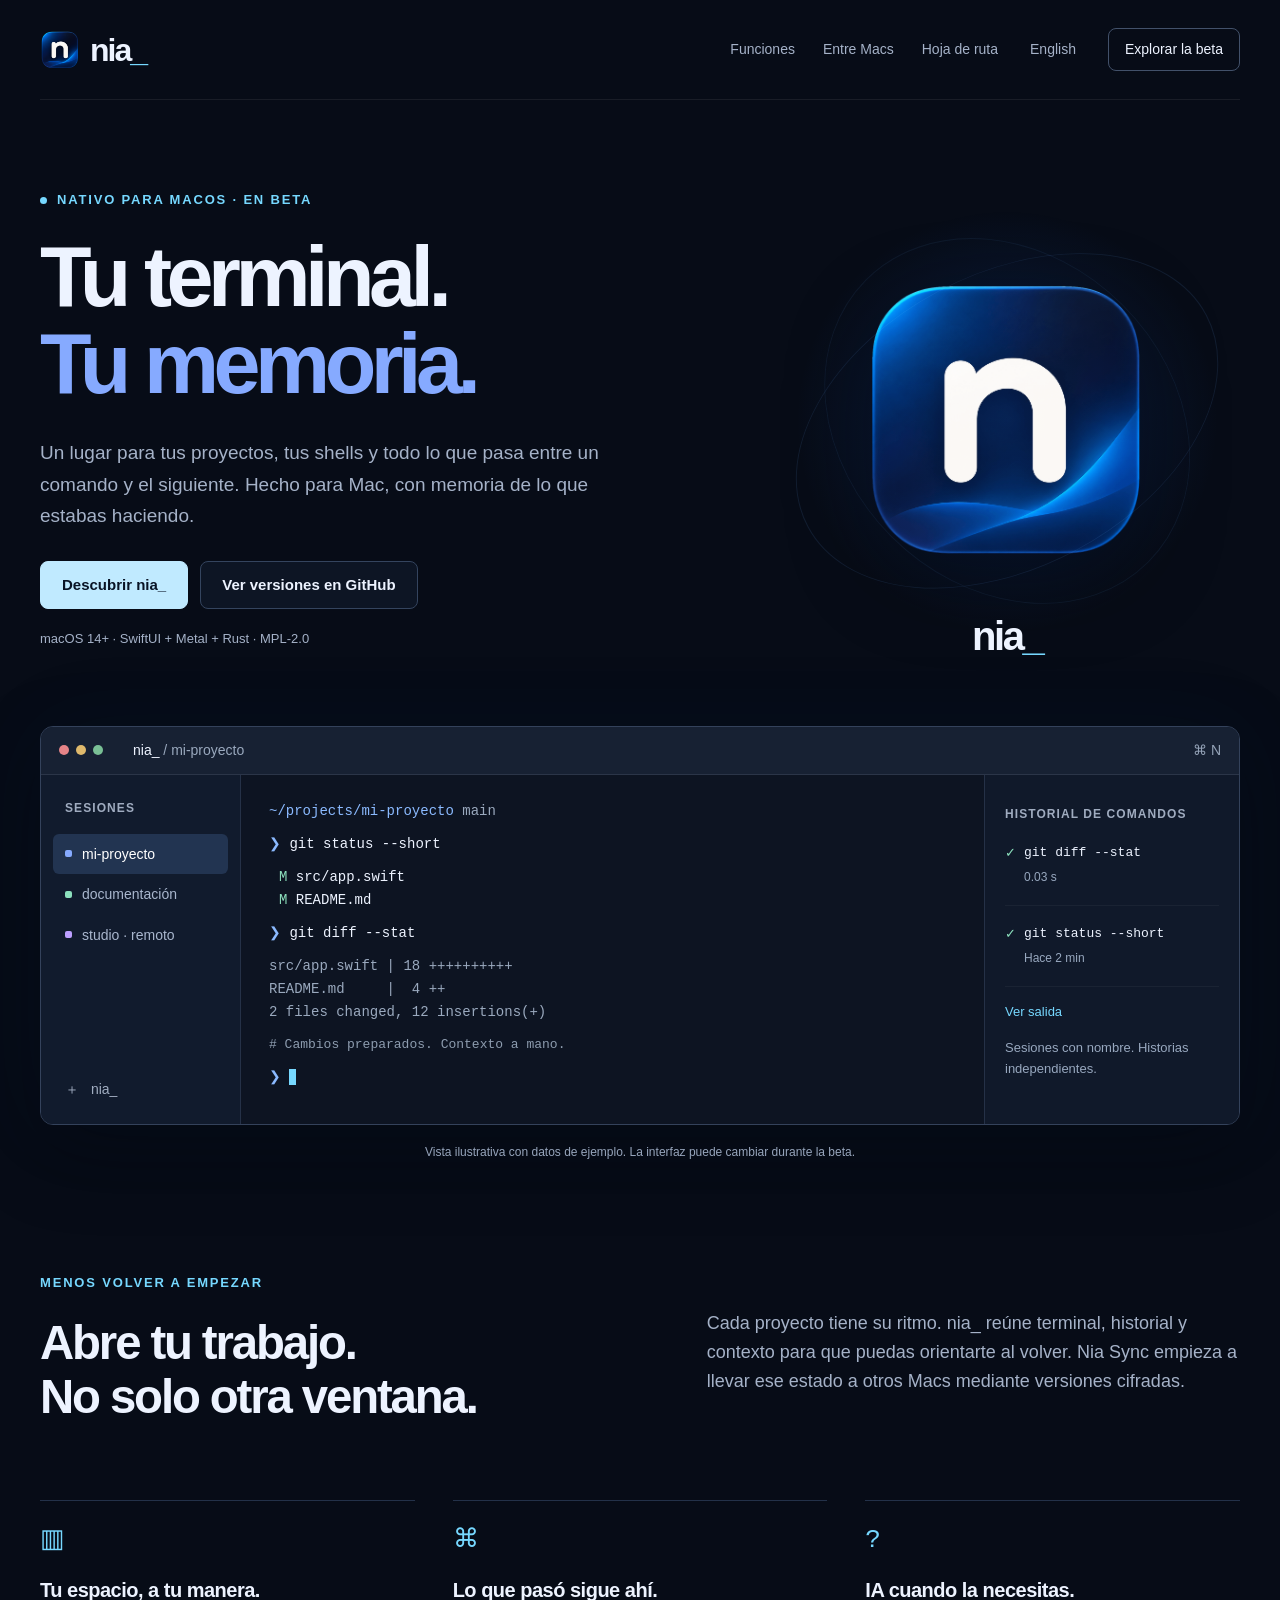
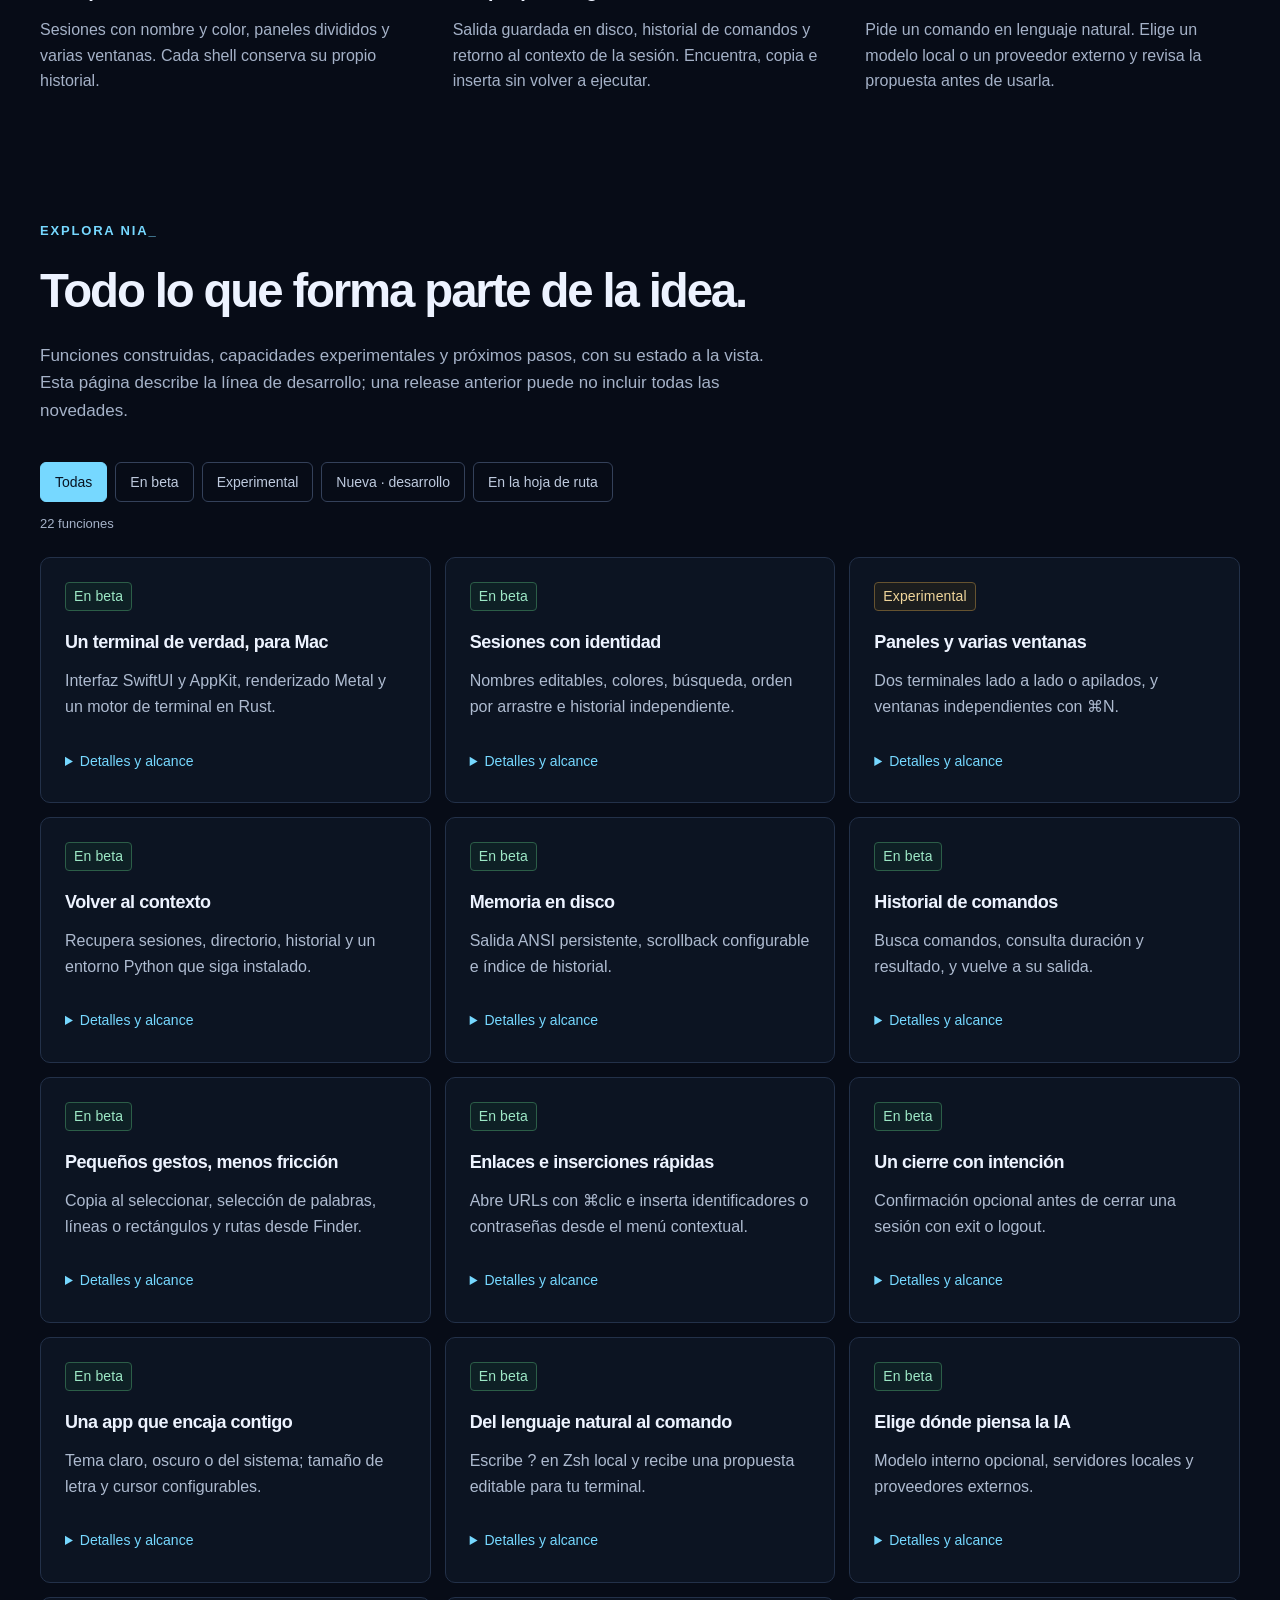
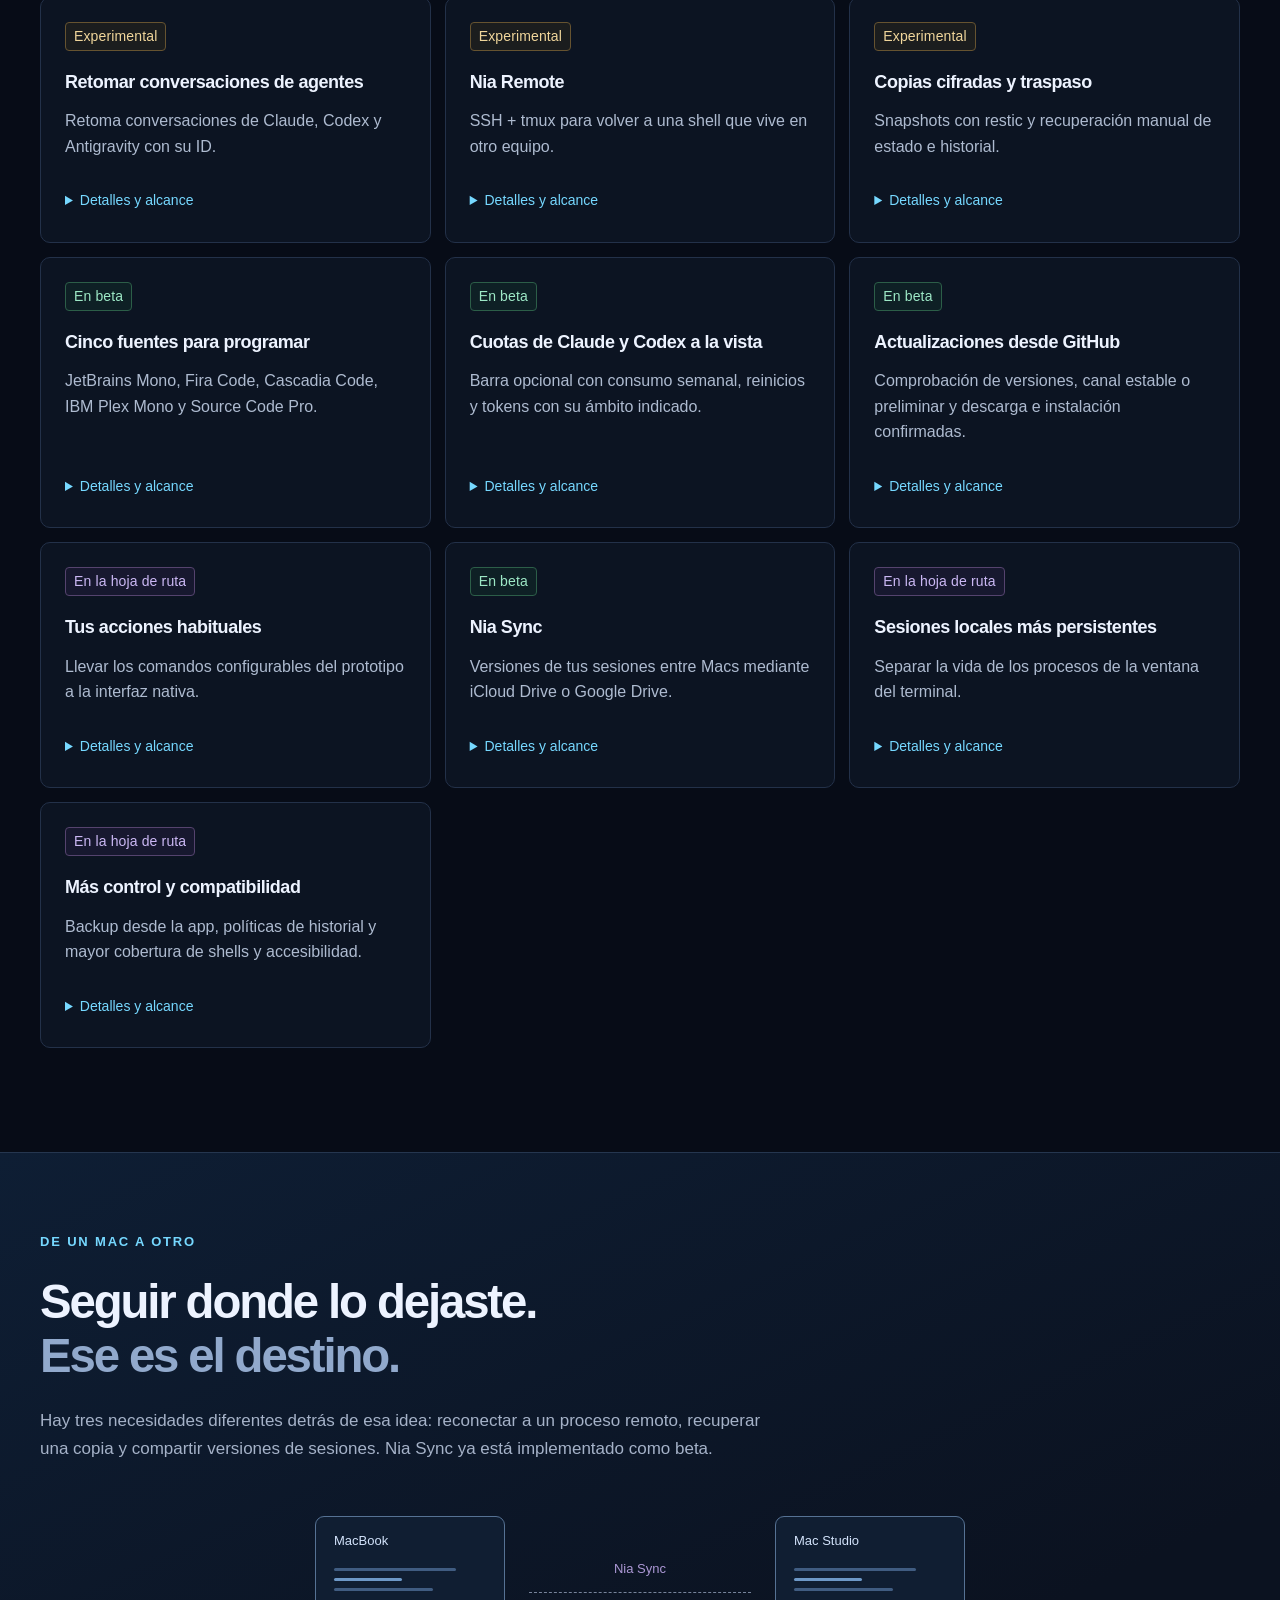
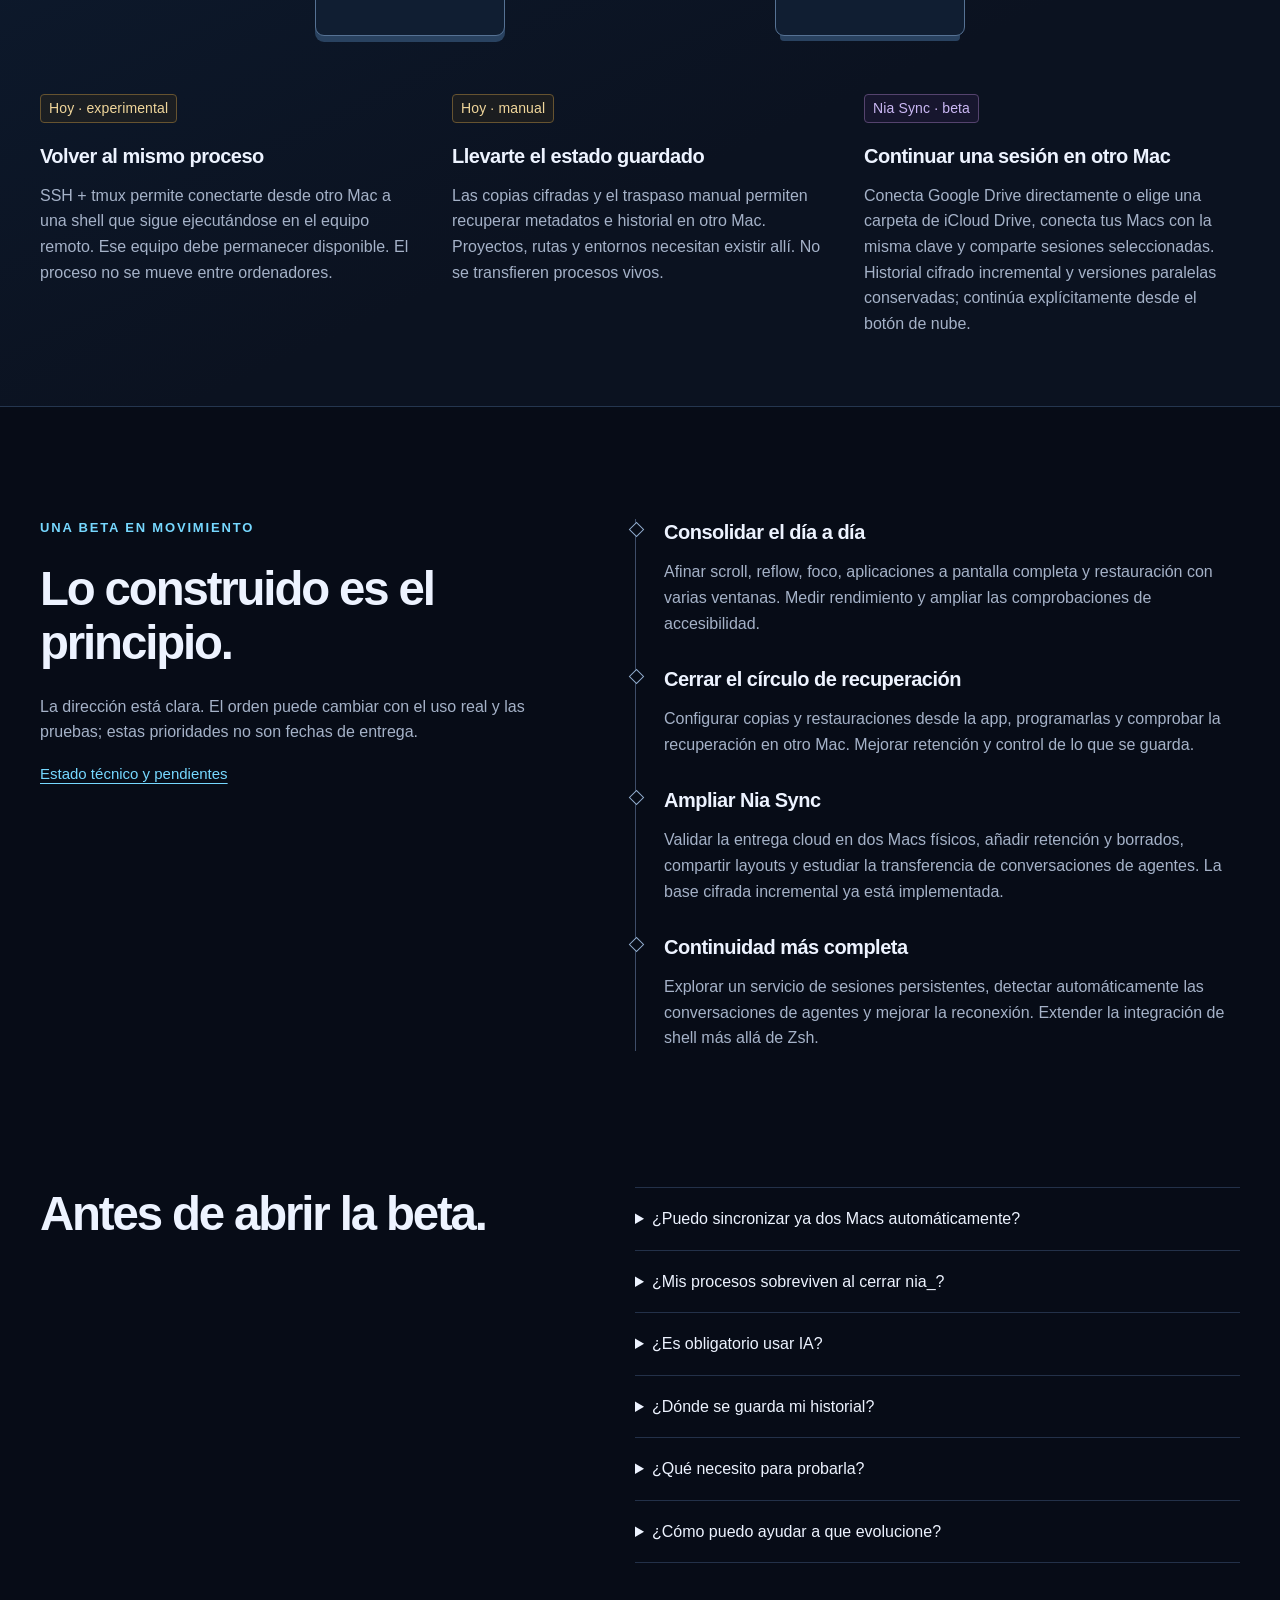
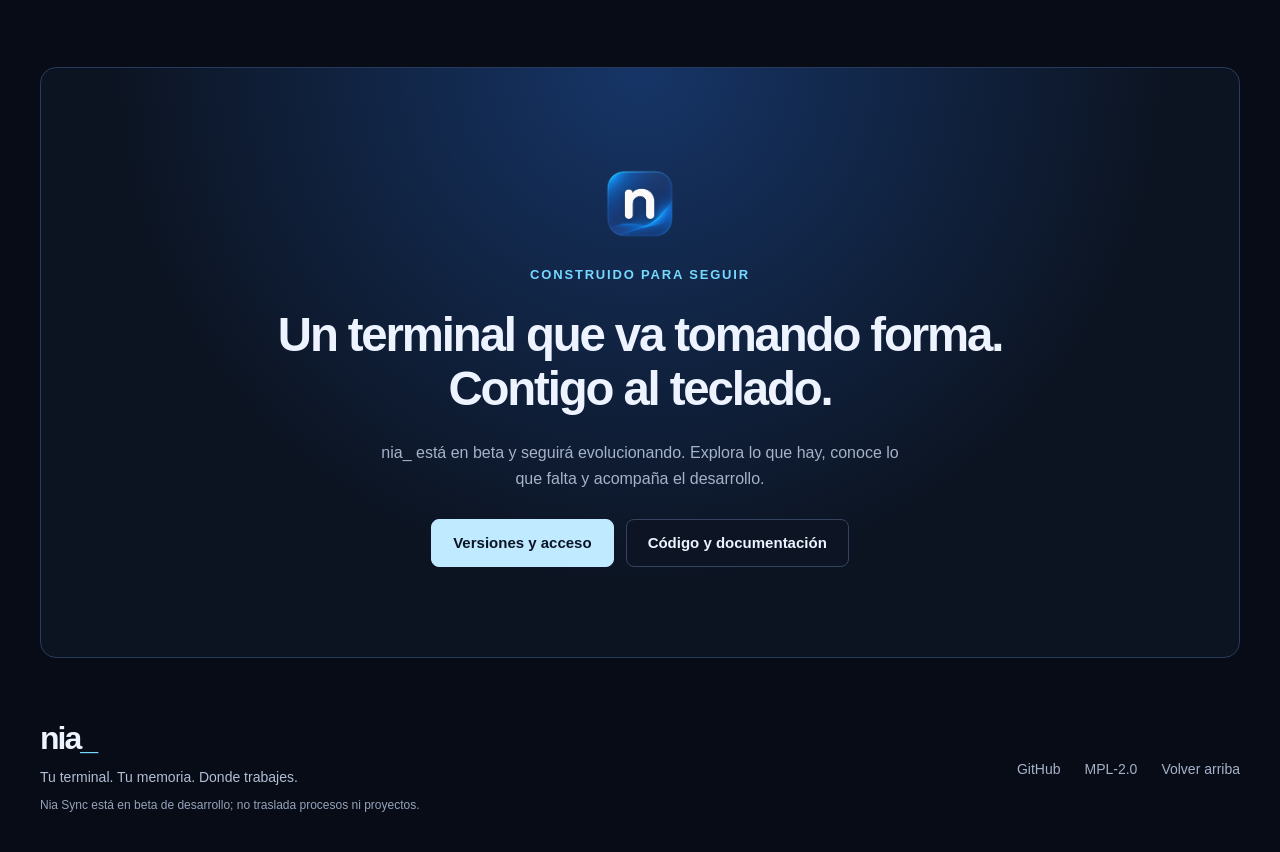
<file: docs/index.html>
<!doctype html>
<!-- SPDX-License-Identifier: MPL-2.0 -->
<html lang="es">
<head>
    <meta charset="utf-8">
    <meta name="viewport" content="width=device-width, initial-scale=1">
    <meta name="theme-color" content="#070c17">
    <title>nia_ — Tu terminal. Tu memoria.</title>
    <meta name="description" content="Un terminal nativo para macOS con sesiones persistentes, historial, IA opcional y una visión de continuidad entre Macs. Descubre la beta de nia_ y su hoja de ruta.">
    <meta property="og:type" content="website">
    <meta property="og:title" content="nia_ — Tu terminal. Tu memoria.">
    <meta property="og:description" content="Un terminal nativo para macOS con sesiones persistentes, historial, IA opcional y una visión de continuidad entre Macs. Descubre la beta de nia_ y su hoja de ruta.">
    <meta property="og:image" content="https://vicktor.github.io/nia_/assets/nia-icon.png">
    <meta property="og:locale" content="es_ES">
    <link rel="canonical" href="https://vicktor.github.io/nia_/">
    <link rel="alternate" hreflang="es" href="https://vicktor.github.io/nia_/">
    <link rel="alternate" hreflang="en" href="https://vicktor.github.io/nia_/en/">
    <link rel="alternate" hreflang="x-default" href="https://vicktor.github.io/nia_/">
    <link rel="icon" href="assets/nia-icon.png" type="image/png">
    <link rel="apple-touch-icon" href="assets/nia-icon.png">
    <link rel="stylesheet" href="assets/style.css">
    <script src="assets/site.js" defer></script>
</head>
<body id="top">
    <a class="skip" href="#main">Saltar al contenido</a>
    <header class="header wrap">
        <a class="brand" href="#top" aria-label="nia_"><img src="assets/nia-icon.png" width="40" height="40" alt=""><span>nia<span class="underscore">_</span></span></a>
        <nav aria-label="Funciones"><a href="#features">Funciones</a><a href="#continuity">Entre Macs</a><a href="#roadmap">Hoja de ruta</a></nav>
        <a class="language" href="en/" lang="en" hreflang="en">English</a>
        <a class="nav-cta" href="#beta">Explorar la beta</a>
    </header>
    <main id="main">
        <section class="hero wrap" aria-labelledby="hero-title">
            <div class="hero-copy">
                <p class="eyebrow"><span class="beta-dot" aria-hidden="true"></span>NATIVO PARA MACOS · EN BETA</p>
                <h1 id="hero-title">Tu terminal.<br><span>Tu memoria.</span></h1>
                <p class="hero-body">Un lugar para tus proyectos, tus shells y todo lo que pasa entre un comando y el siguiente. Hecho para Mac, con memoria de lo que estabas haciendo.</p>
                <div class="actions"><a class="button primary" href="#features">Descubrir nia_</a><a class="button secondary" href="https://github.com/vicktor/nia_/releases">Ver versiones en GitHub</a></div>
                <p class="meta">macOS 14+ · SwiftUI + Metal + Rust · MPL-2.0</p>
            </div>
            <div class="hero-mark" aria-hidden="true"><div class="orbit orbit-one"></div><div class="orbit orbit-two"></div><img src="assets/nia-icon.png" alt="" width="300" height="300"><span class="mark-caption">nia<span>_</span></span></div>
        </section>

        <figure class="product wrap" aria-label="Una vista de tu próximo espacio de trabajo">
            <div class="product-frame">
                <div class="window-chrome"><span class="traffic" aria-hidden="true"><i></i><i></i><i></i></span><span>nia_ <span class="dim">/ mi-proyecto</span></span><span class="chrome-right">⌘ N</span></div>
                <div class="product-content">
                    <div class="demo-sidebar"><span class="small-label">SESIONES</span><div class="demo-session active"><i class="session-blue"></i>mi-proyecto</div><div class="demo-session"><i class="session-green"></i>documentación</div><div class="demo-session"><i class="session-purple"></i>studio · remoto</div><div class="sidebar-bottom">＋ <span>nia_</span></div></div>
                    <div class="demo-terminal"><p><span class="prompt">~/projects/mi-proyecto</span> <span class="dim">main</span></p><p><span class="prompt">❯</span> git status --short</p><p class="terminal-result"> <span class="green">M</span> src/app.swift<br> <span class="green">M</span> README.md</p><p><span class="prompt">❯</span> git diff --stat</p><p class="dim"> src/app.swift | 18 ++++++++++<br> README.md&nbsp;&nbsp;&nbsp;&nbsp; | &nbsp;4 ++<br> 2 files changed, 12 insertions(+)</p><p class="terminal-note"># Cambios preparados. Contexto a mano.</p><p><span class="prompt">❯</span> <span class="cursor" aria-hidden="true"></span></p></div>
                    <aside class="demo-timeline"><span class="small-label">HISTORIAL DE COMANDOS</span><div class="timeline-command"><span class="green">✓</span><code>git diff --stat</code><small>0.03 s</small></div><div class="timeline-command"><span class="green">✓</span><code>git status --short</code><small>Hace 2 min</small></div><div class="demo-output">Ver salida</div><p>Sesiones con nombre. Historias independientes.</p></aside>
                </div>
            </div>
            <figcaption>Vista ilustrativa con datos de ejemplo. La interfaz puede cambiar durante la beta.</figcaption>
        </figure>

        <section class="intro wrap section" aria-labelledby="intro-title"><div><p class="eyebrow">MENOS VOLVER A EMPEZAR</p><h2 id="intro-title">Abre tu trabajo.<br>No solo otra ventana.</h2></div><p class="intro-text">Cada proyecto tiene su ritmo. nia_ reúne terminal, historial y contexto para que puedas orientarte al volver. Nia Sync empieza a llevar ese estado a otros Macs mediante versiones cifradas.</p></section>
        <section class="pillars wrap" aria-label="Funciones">
            <article><div class="line-icon" aria-hidden="true">▥</div><h3>Tu espacio, a tu manera.</h3><p>Sesiones con nombre y color, paneles divididos y varias ventanas. Cada shell conserva su propio historial.</p></article>
            <article><div class="line-icon" aria-hidden="true">⌘</div><h3>Lo que pasó sigue ahí.</h3><p>Salida guardada en disco, historial de comandos y retorno al contexto de la sesión. Encuentra, copia e inserta sin volver a ejecutar.</p></article>
            <article><div class="line-icon" aria-hidden="true">?</div><h3>IA cuando la necesitas.</h3><p>Pide un comando en lenguaje natural. Elige un modelo local o un proveedor externo y revisa la propuesta antes de usarla.</p></article>
        </section>

        <section class="catalog wrap section" id="features" aria-labelledby="features-title"><p class="eyebrow">EXPLORA NIA_</p><h2 id="features-title">Todo lo que forma parte de la idea.</h2><p class="section-lead">Funciones construidas, capacidades experimentales y próximos pasos, con su estado a la vista. Esta página describe la línea de desarrollo; una release anterior puede no incluir todas las novedades.</p>
            <div class="filters" role="group" aria-label="Funciones" hidden><button type="button" data-filter="all" aria-pressed="true">Todas</button><button type="button" data-filter="beta" aria-pressed="false">En beta</button><button type="button" data-filter="experimental" aria-pressed="false">Experimental</button><button type="button" data-filter="development" aria-pressed="false">Nueva · desarrollo</button><button type="button" data-filter="planned" aria-pressed="false">En la hoja de ruta</button></div>
            <p class="feature-count" aria-live="polite" data-suffix="funciones" hidden></p>
            <div class="feature-grid"><article class="feature" id="feature-native" data-status="beta"><p class="badge beta">En beta</p><h3>Un terminal de verdad, para Mac</h3><p>Interfaz SwiftUI y AppKit, renderizado Metal y un motor de terminal en Rust.</p><details><summary>Detalles y alcance</summary><p>macOS 14+. Colores ANSI, capacidades de 256 colores y truecolor, Unicode y rejilla adaptable. Algunas TUIs, emoji y casos de reflow siguen pendientes de validación completa.</p></details></article>
<article class="feature" id="feature-sessions" data-status="beta"><p class="badge beta">En beta</p><h3>Sesiones con identidad</h3><p>Nombres editables, colores, búsqueda, orden por arrastre e historial independiente.</p><details><summary>Detalles y alcance</summary><p>Identificadores estables, sesiones guardadas y atajos ⌘1–⌘9. Renombrar no cambia el historial ni la identidad de la sesión.</p></details></article>
<article class="feature" id="feature-windows" data-status="experimental"><p class="badge experimental">Experimental</p><h3>Paneles y varias ventanas</h3><p>Dos terminales lado a lado o apilados, y ventanas independientes con ⌘N.</p><details><summary>Detalles y alcance</summary><p>Cada ventana recuerda su distribución. Dentro de un proceso, una sesión se edita en una sola ventana para evitar redimensionados incompatibles. La coordinación entre procesos independientes y la restauración de todas las ventanas siguen incompletas.</p></details></article>
<article class="feature" id="feature-restore" data-status="beta"><p class="badge beta">En beta</p><h3>Volver al contexto</h3><p>Recupera sesiones, directorio, historial y un entorno Python que siga instalado.</p><details><summary>Detalles y alcance</summary><p>La captura de directorio y venv se apoya en Zsh. Se recrea la shell; no se recuperan procesos locales terminados ni se instalan entornos que falten.</p></details></article>
<article class="feature" id="feature-history" data-status="beta"><p class="badge beta">En beta</p><h3>Memoria en disco</h3><p>Salida ANSI persistente, scrollback configurable e índice de historial.</p><details><summary>Detalles y alcance</summary><p>El scroll conserva colores y filas hasta el límite de 1.000–100.000 líneas configurado. La salida completa permanece en disco; el índice textual no reconstruye una TUI píxel a píxel. Los registros grandes pueden ralentizar la apertura.</p></details></article>
<article class="feature" id="feature-timeline" data-status="beta"><p class="badge beta">En beta</p><h3>Historial de comandos</h3><p>Busca comandos, consulta duración y resultado, y vuelve a su salida.</p><details><summary>Detalles y alcance</summary><p>En Zsh local: directorio, fecha, estado de salida y contador de repeticiones. Consulta los 200 comandos más recientes; copiar o insertar no ejecuta el comando. Los comandos antiguos sin marca no admiten salto a su salida.</p></details></article>
<article class="feature" id="feature-input" data-status="beta"><p class="badge beta">En beta</p><h3>Pequeños gestos, menos fricción</h3><p>Copia al seleccionar, selección de palabras, líneas o rectángulos y rutas desde Finder.</p><details><summary>Detalles y alcance</summary><p>⌘C/⌘V, arrastrar archivos con rutas escapadas y doble Escape para limpiar la línea con bindings tipo Emacs. El aviso nativo de copia forma parte de la nueva línea de desarrollo.</p></details></article>
<article class="feature" id="feature-links" data-status="beta"><p class="badge beta">En beta</p><h3>Enlaces e inserciones rápidas</h3><p>Abre URLs con ⌘clic e inserta identificadores o contraseñas desde el menú contextual.</p><details><summary>Detalles y alcance</summary><p>Enlaces HTTP/HTTPS, copiar enlace y generadores de UUID, contraseña e identificadores heredados. Insertar texto no envía Intro. Algunos enlaces partidos entre líneas aún no se reconocen.</p></details></article>
<article class="feature" id="feature-exit" data-status="beta"><p class="badge beta">En beta</p><h3>Un cierre con intención</h3><p>Confirmación opcional antes de cerrar una sesión con exit o logout.</p><details><summary>Detalles y alcance</summary><p>Intercepta esas órdenes exactas en el prompt Zsh local. Cancelar mantiene la shell abierta y confirmar conserva su historial. No cubre otras shells, SSH o salidas internas de programas.</p></details></article>
<article class="feature" id="feature-appearance" data-status="beta"><p class="badge beta">En beta</p><h3>Una app que encaja contigo</h3><p>Tema claro, oscuro o del sistema; tamaño de letra y cursor configurables.</p><details><summary>Detalles y alcance</summary><p>Interfaz y preferencias en español e inglés. Opacidad del terminal disponible de forma experimental. Los cambios de apariencia no alteran tus sesiones.</p></details></article>
<article class="feature" id="feature-ai" data-status="beta"><p class="badge beta">En beta</p><h3>Del lenguaje natural al comando</h3><p>Escribe ? en Zsh local y recibe una propuesta editable para tu terminal.</p><details><summary>Detalles y alcance</summary><p>Puedes insertar tras revisar. La ejecución automática es opcional y está limitada por un validador de patrones; no es un sandbox. La integración de ? no está disponible en Bash, Fish o SSH remoto.</p></details></article>
<article class="feature" id="feature-models" data-status="beta"><p class="badge beta">En beta</p><h3>Elige dónde piensa la IA</h3><p>Modelo interno opcional, servidores locales y proveedores externos.</p><details><summary>Detalles y alcance</summary><p>GGUF con llama.cpp bajo demanda; endpoints compatibles como Ollama, vLLM o LM Studio; OpenAI, Anthropic, Gemini y OpenRouter. Claves de proveedores en el llavero. El modelo interno requiere una descarga adicional.</p></details></article>
<article class="feature" id="feature-agents" data-status="experimental"><p class="badge experimental">Experimental</p><h3>Retomar conversaciones de agentes</h3><p>Retoma conversaciones de Claude, Codex y Antigravity con su ID.</p><details><summary>Detalles y alcance</summary><p>Antigravity se restaura con agy --conversation=ID; se mantiene la compatibilidad con Gemini CLI. Necesita el ID en el comando original, la CLI y los datos de conversación en el Mac. Descubrir automáticamente el ID de una conversación iniciada sin resume sigue pendiente.</p></details></article>
<article class="feature" id="feature-remote" data-status="experimental"><p class="badge experimental">Experimental</p><h3>Nia Remote</h3><p>SSH + tmux para volver a una shell que vive en otro equipo.</p><details><summary>Detalles y alcance</summary><p>Utiliza tu configuración SSH y verifica la identidad del host. La sesión tmux se conserva en el servidor mientras siga activo. Incluye reconexión manual; no sincroniza el workspace.</p></details></article>
<article class="feature" id="feature-backup" data-status="experimental"><p class="badge experimental">Experimental</p><h3>Copias cifradas y traspaso</h3><p>Snapshots con restic y recuperación manual de estado e historial.</p><details><summary>Detalles y alcance</summary><p>Herramientas nia-backup y nia-handoff para repositorios locales, SFTP o S3. La configuración y ejecución desde la interfaz nativa, la programación y el flujo de restauración guiado están pendientes.</p></details></article>
<article class="feature" id="feature-fonts" data-status="beta"><p class="badge beta">En beta</p><h3>Cinco fuentes para programar</h3><p>JetBrains Mono, Fira Code, Cascadia Code, IBM Plex Mono y Source Code Pro.</p><details><summary>Detalles y alcance</summary><p>Descargas opcionales con licencia, verificadas y registradas solo para nia_. Selección sin reiniciar. El renderer por celdas no activa ligaduras entre caracteres. Implementado en la beta.</p></details></article>
<article class="feature" id="feature-usage" data-status="beta"><p class="badge beta">En beta</p><h3>Cuotas de Claude y Codex a la vista</h3><p>Barra opcional con consumo semanal, reinicios y tokens con su ámbito indicado.</p><details><summary>Detalles y alcance</summary><p>Claude y Codex consultan sus CLI locales cada cinco minutos, sin enviar mensajes al modelo. Claude separa la cuota general de los límites por modelo; su adaptador de tokens de sesión es opcional. Requiere CLI reciente y sesión iniciada. Una cuota ausente no se muestra como cero.</p></details></article>
<article class="feature" id="feature-updates" data-status="beta"><p class="badge beta">En beta</p><h3>Actualizaciones desde GitHub</h3><p>Comprobación de versiones, canal estable o preliminar y descarga e instalación confirmadas.</p><details><summary>Detalles y alcance</summary><p>Comprueba integridad y compatibilidad antes de sustituir la app. Usa la sesión de gh si el repositorio necesita acceso privado. La distribución sigue en beta, sin notarización Apple.</p></details></article>
<article class="feature" id="feature-actions" data-status="planned"><p class="badge planned">En la hoja de ruta</p><h3>Tus acciones habituales</h3><p>Llevar los comandos configurables del prototipo a la interfaz nativa.</p><details><summary>Detalles y alcance</summary><p>Existe un formato actions.toml y código histórico. Falta conectarlo a SwiftUI con selección de sesión y confirmación. No está disponible actualmente como una función de la app nativa.</p></details></article>
<article class="feature" id="feature-sync" data-status="beta"><p class="badge beta">En beta</p><h3>Nia Sync</h3><p>Versiones de tus sesiones entre Macs mediante iCloud Drive o Google Drive.</p><details><summary>Detalles y alcance</summary><p>Beta: Google Drive directo con autorización en el navegador o carpeta iCloud, claves en Keychain, selección explícita, bloques cifrados incrementales, versiones concurrentes y botón para continuar. No sobrescribe sesiones abiertas. Procesos, proyectos, conversaciones internas de agentes, layouts y borrados quedan fuera. Pendiente prueba física en dos Macs.</p></details></article>
<article class="feature" id="feature-persistent" data-status="planned"><p class="badge planned">En la hoja de ruta</p><h3>Sesiones locales más persistentes</h3><p>Separar la vida de los procesos de la ventana del terminal.</p><details><summary>Detalles y alcance</summary><p>Requiere un servicio residente de PTY y un protocolo de reconexión. No está implementado. No promete migrar la memoria de un proceso ni recuperarlo después de reiniciar el equipo.</p></details></article>
<article class="feature" id="feature-polish" data-status="planned"><p class="badge planned">En la hoja de ruta</p><h3>Más control y compatibilidad</h3><p>Backup desde la app, políticas de historial y mayor cobertura de shells y accesibilidad.</p><details><summary>Detalles y alcance</summary><p>También quedan la detección automática de agentes, pruebas de recuperación entre Macs, coordinación entre procesos, notarización y validación más amplia del terminal. Sin fechas comprometidas.</p></details></article></div>
        </section>

        <section class="continuity section" id="continuity" aria-labelledby="continuity-title"><div class="wrap">
            <p class="eyebrow">DE UN MAC A OTRO</p><h2 id="continuity-title">Seguir donde lo dejaste.<br><span>Ese es el destino.</span></h2><p class="section-lead">Hay tres necesidades diferentes detrás de esa idea: reconectar a un proceso remoto, recuperar una copia y compartir versiones de sesiones. Nia Sync ya está implementado como beta.</p>
            <div class="connection" aria-hidden="true"><div class="computer"><span>MacBook</span><div class="screen-lines"><i></i><i></i><i></i></div></div><div class="connection-line"><span>Nia Sync</span><i></i></div><div class="computer desktop"><span>Mac Studio</span><div class="screen-lines"><i></i><i></i><i></i></div></div></div>
            <div class="continuity-grid"><article><p class="badge experimental">Hoy · experimental</p><h3>Volver al mismo proceso</h3><p>SSH + tmux permite conectarte desde otro Mac a una shell que sigue ejecutándose en el equipo remoto. Ese equipo debe permanecer disponible. El proceso no se mueve entre ordenadores.</p></article><article><p class="badge experimental">Hoy · manual</p><h3>Llevarte el estado guardado</h3><p>Las copias cifradas y el traspaso manual permiten recuperar metadatos e historial en otro Mac. Proyectos, rutas y entornos necesitan existir allí. No se transfieren procesos vivos.</p></article><article><p class="badge planned">Nia Sync · beta</p><h3>Continuar una sesión en otro Mac</h3><p>Conecta Google Drive directamente o elige una carpeta de iCloud Drive, conecta tus Macs con la misma clave y comparte sesiones seleccionadas. Historial cifrado incremental y versiones paralelas conservadas; continúa explícitamente desde el botón de nube.</p></article></div>
        </div></section>

        <section class="roadmap wrap section" id="roadmap" aria-labelledby="roadmap-title"><div class="roadmap-intro"><p class="eyebrow">UNA BETA EN MOVIMIENTO</p><h2 id="roadmap-title">Lo construido es el principio.</h2><p>La dirección está clara. El orden puede cambiar con el uso real y las pruebas; estas prioridades no son fechas de entrega.</p><a class="text-link" href="https://github.com/vicktor/nia_/blob/main/STATUS.md">Estado técnico y pendientes</a></div><div class="roadmap-list"><article><h3>Consolidar el día a día</h3><p>Afinar scroll, reflow, foco, aplicaciones a pantalla completa y restauración con varias ventanas. Medir rendimiento y ampliar las comprobaciones de accesibilidad.</p></article><article><h3>Cerrar el círculo de recuperación</h3><p>Configurar copias y restauraciones desde la app, programarlas y comprobar la recuperación en otro Mac. Mejorar retención y control de lo que se guarda.</p></article><article><h3>Ampliar Nia Sync</h3><p>Validar la entrega cloud en dos Macs físicos, añadir retención y borrados, compartir layouts y estudiar la transferencia de conversaciones de agentes. La base cifrada incremental ya está implementada.</p></article><article><h3>Continuidad más completa</h3><p>Explorar un servicio de sesiones persistentes, detectar automáticamente las conversaciones de agentes y mejorar la reconexión. Extender la integración de shell más allá de Zsh.</p></article></div></section>
        <section class="faq wrap section" aria-labelledby="faq-title"><h2 id="faq-title">Antes de abrir la beta.</h2><div><details><summary>¿Puedo sincronizar ya dos Macs automáticamente?</summary><p>La beta incluye Nia Sync: versiones cifradas mediante Google Drive directo o una carpeta iCloud Drive, con sesiones elegidas por ti y revisión cada minuto mientras nia_ está abierta. Continuar en otro Mac es explícito. No mueve procesos, proyectos, ventanas ni los archivos internos de conversación de agentes; falta validación real con dos Macs.</p></details><details><summary>¿Mis procesos sobreviven al cerrar nia_?</summary><p>Las shells locales se recrean al abrir la app: se recupera el estado guardado, no la memoria del proceso. Una sesión remota tmux puede seguir viva en su host mientras ese host continúe funcionando.</p></details><details><summary>¿Es obligatorio usar IA?</summary><p>No. La asistencia es opcional. Puedes elegir ejecución local o un proveedor externo; este último recibe las consultas que le envíes. La propuesta de un modelo puede ser incorrecta y debe revisarse.</p></details><details><summary>¿Dónde se guarda mi historial?</summary><p>En tu Mac. Si activas Nia Sync, las sesiones seleccionadas se comparten cifradas en tu carpeta cloud. Las copias con restic también se cifran. El historial puede contener información sensible y todavía no hay una política completa de retención y redacción.</p></details><details><summary>¿Qué necesito para probarla?</summary><p>macOS 14 o posterior. Consulta las releases disponibles y sus requisitos. El acceso al repositorio y las descargas puede estar limitado durante esta fase; la línea de desarrollo puede ir por delante de la última release. La distribución aún no está notarizada por Apple.</p></details><details><summary>¿Cómo puedo ayudar a que evolucione?</summary><p>Comparte errores reproducibles, propuestas y experiencias de uso en GitHub cuando tengas acceso al repositorio. El código usa MPL-2.0; las dependencias y modelos tienen sus propias licencias.</p></details></div></section>
        <section class="cta wrap section" id="beta" aria-labelledby="cta-title"><img src="assets/nia-icon.png" width="72" height="72" alt="" loading="lazy"><p class="eyebrow">CONSTRUIDO PARA SEGUIR</p><h2 id="cta-title">Un terminal que va tomando forma.<br>Contigo al teclado.</h2><p>nia_ está en beta y seguirá evolucionando. Explora lo que hay, conoce lo que falta y acompaña el desarrollo.</p><div class="actions"><a class="button primary" href="https://github.com/vicktor/nia_/releases">Versiones y acceso</a><a class="button secondary" href="https://github.com/vicktor/nia_">Código y documentación</a></div></section>
    </main>
    <footer class="footer wrap"><div><a class="wordmark" href="#top">nia<span>_</span></a><p>Tu terminal. Tu memoria. Donde trabajes.</p><small>Nia Sync está en beta de desarrollo; no traslada procesos ni proyectos.</small></div><div class="footer-links"><a href="https://github.com/vicktor/nia_">GitHub</a><a href="https://github.com/vicktor/nia_/blob/main/LICENSE">MPL-2.0</a><a href="#top">Volver arriba</a></div></footer>
</body>
</html>
</file>
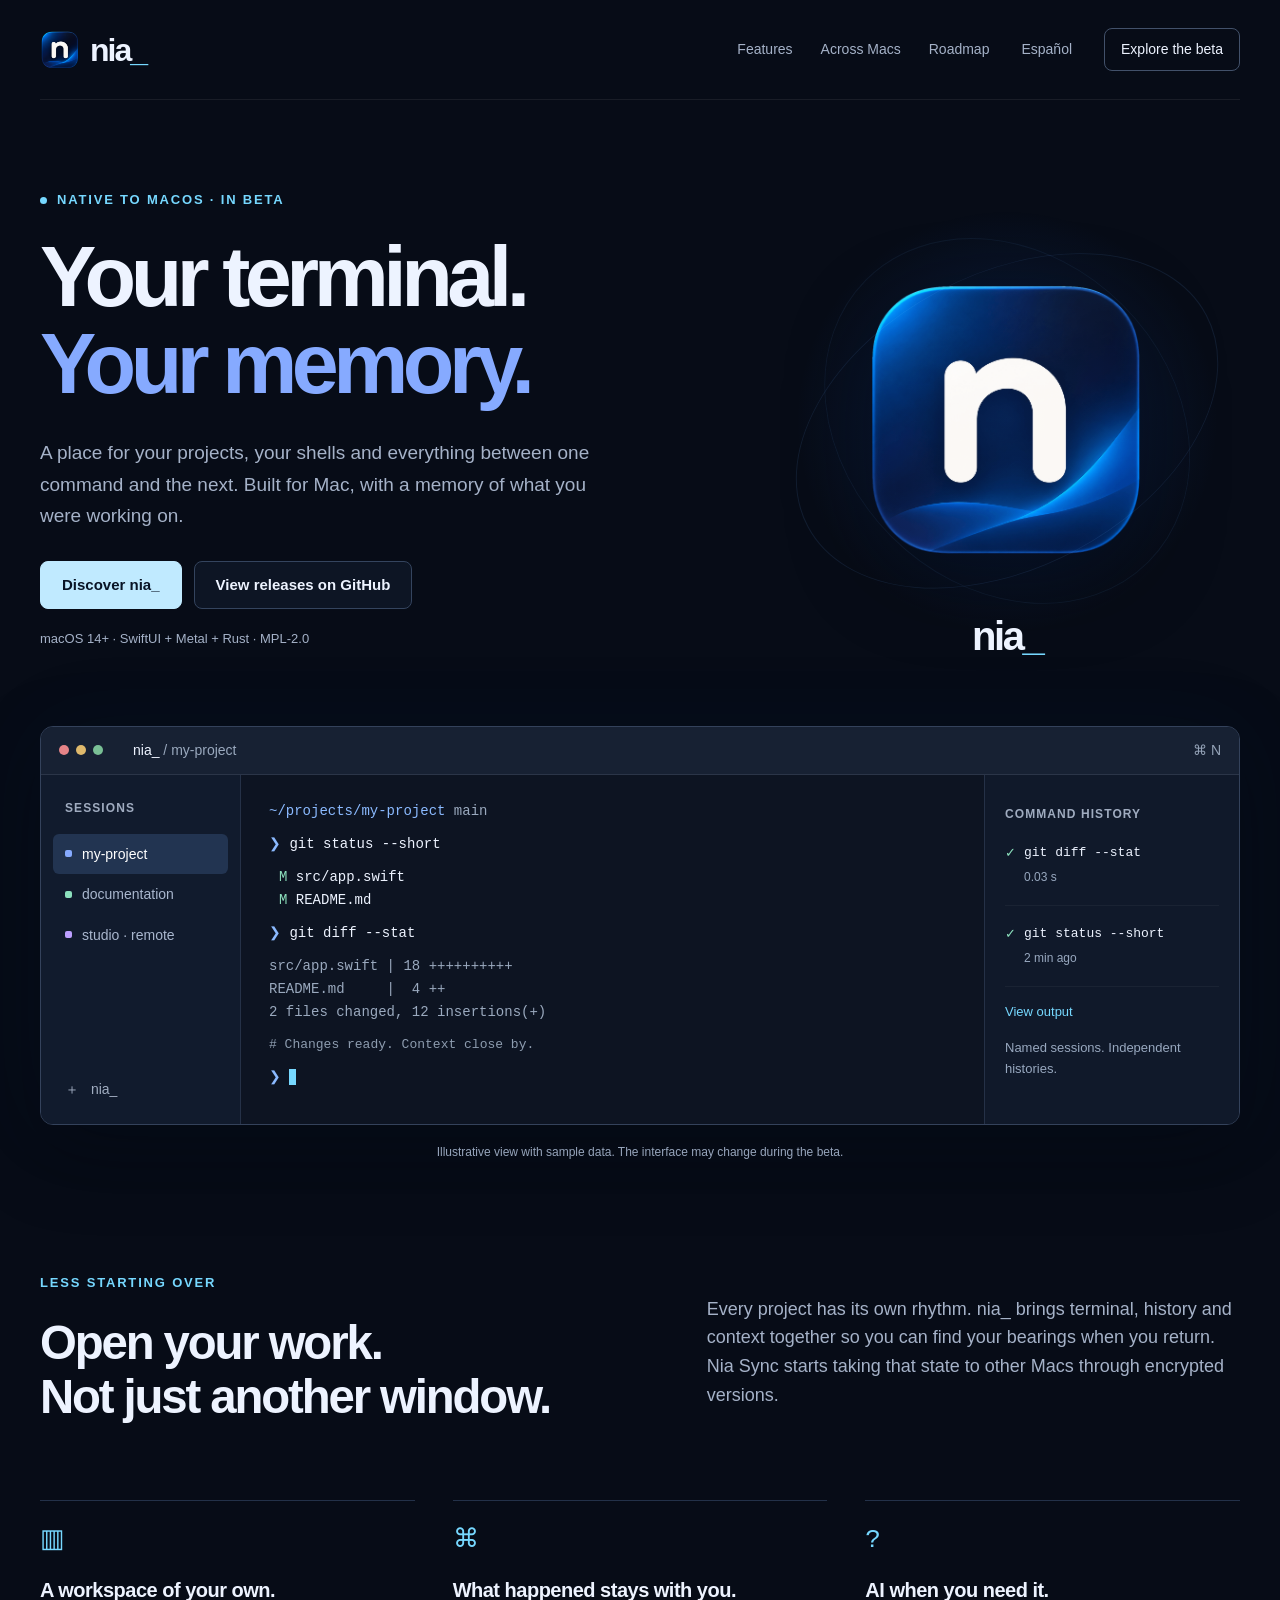
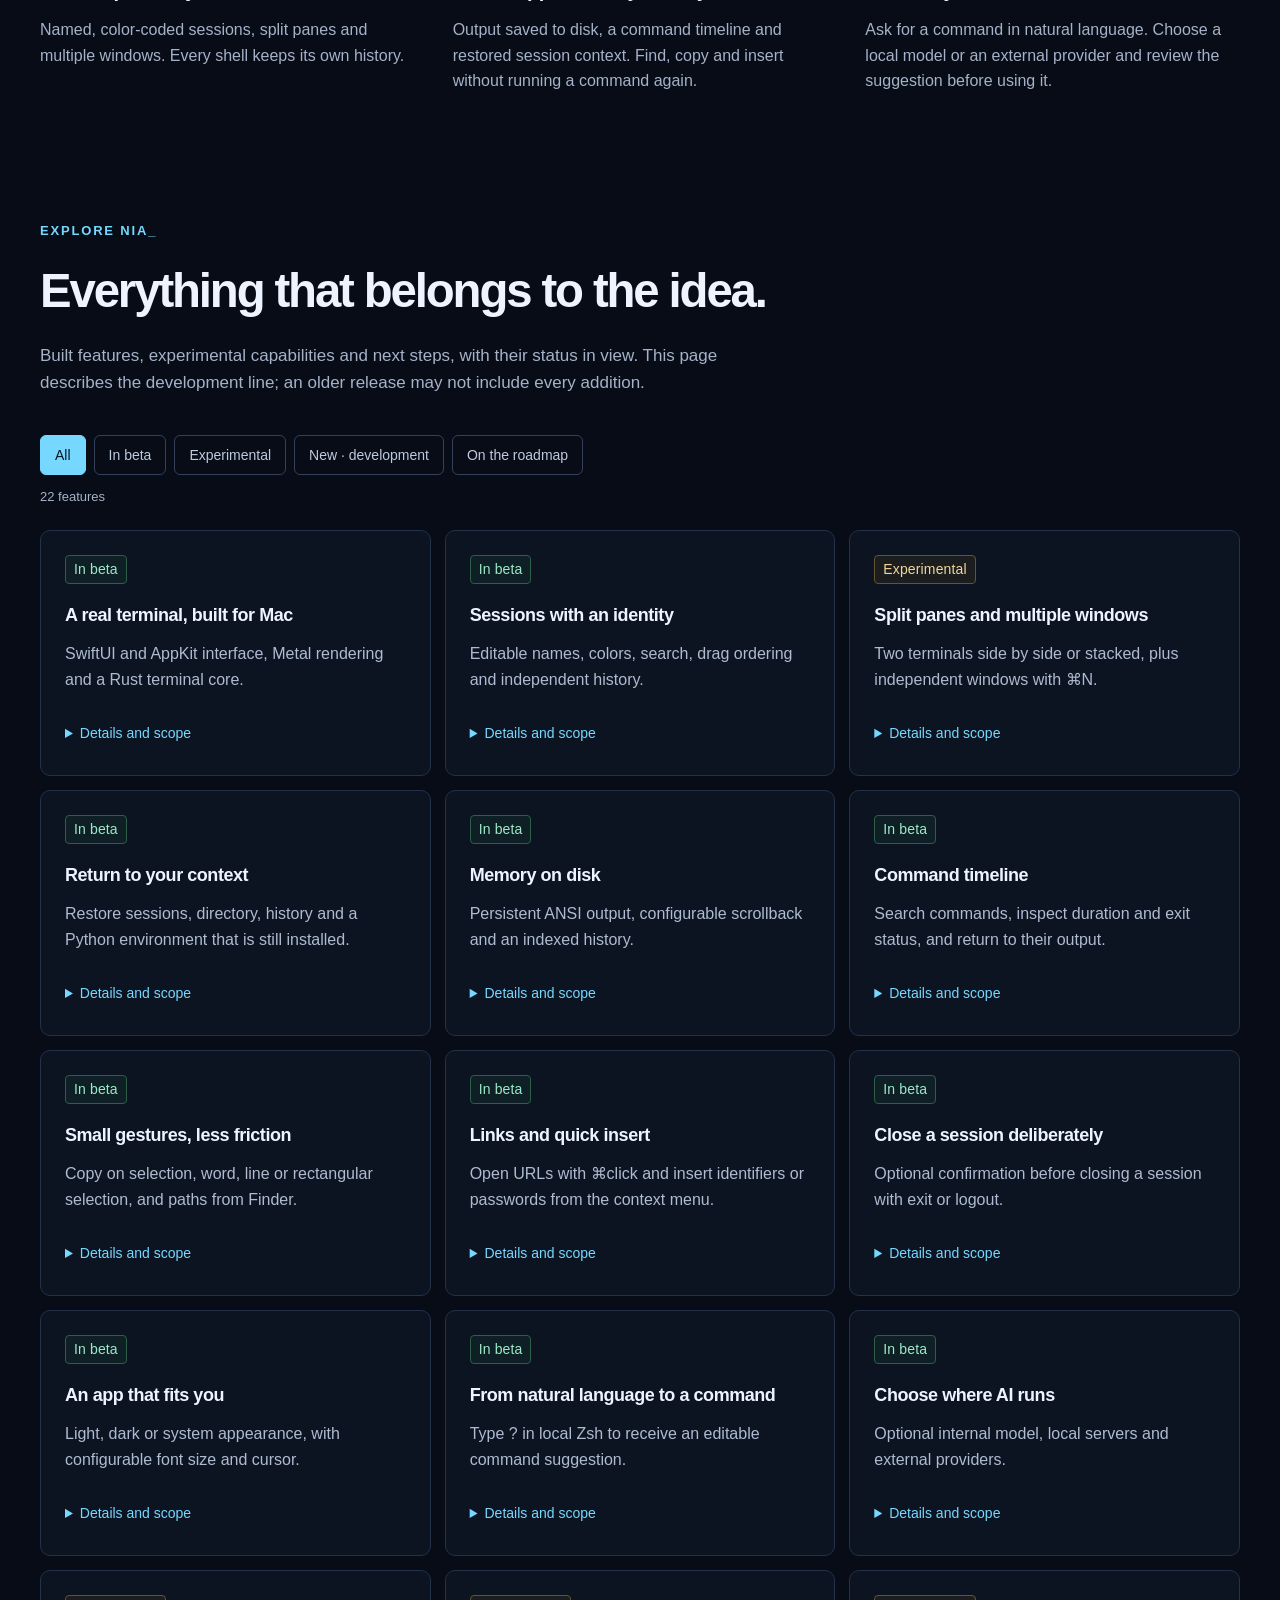
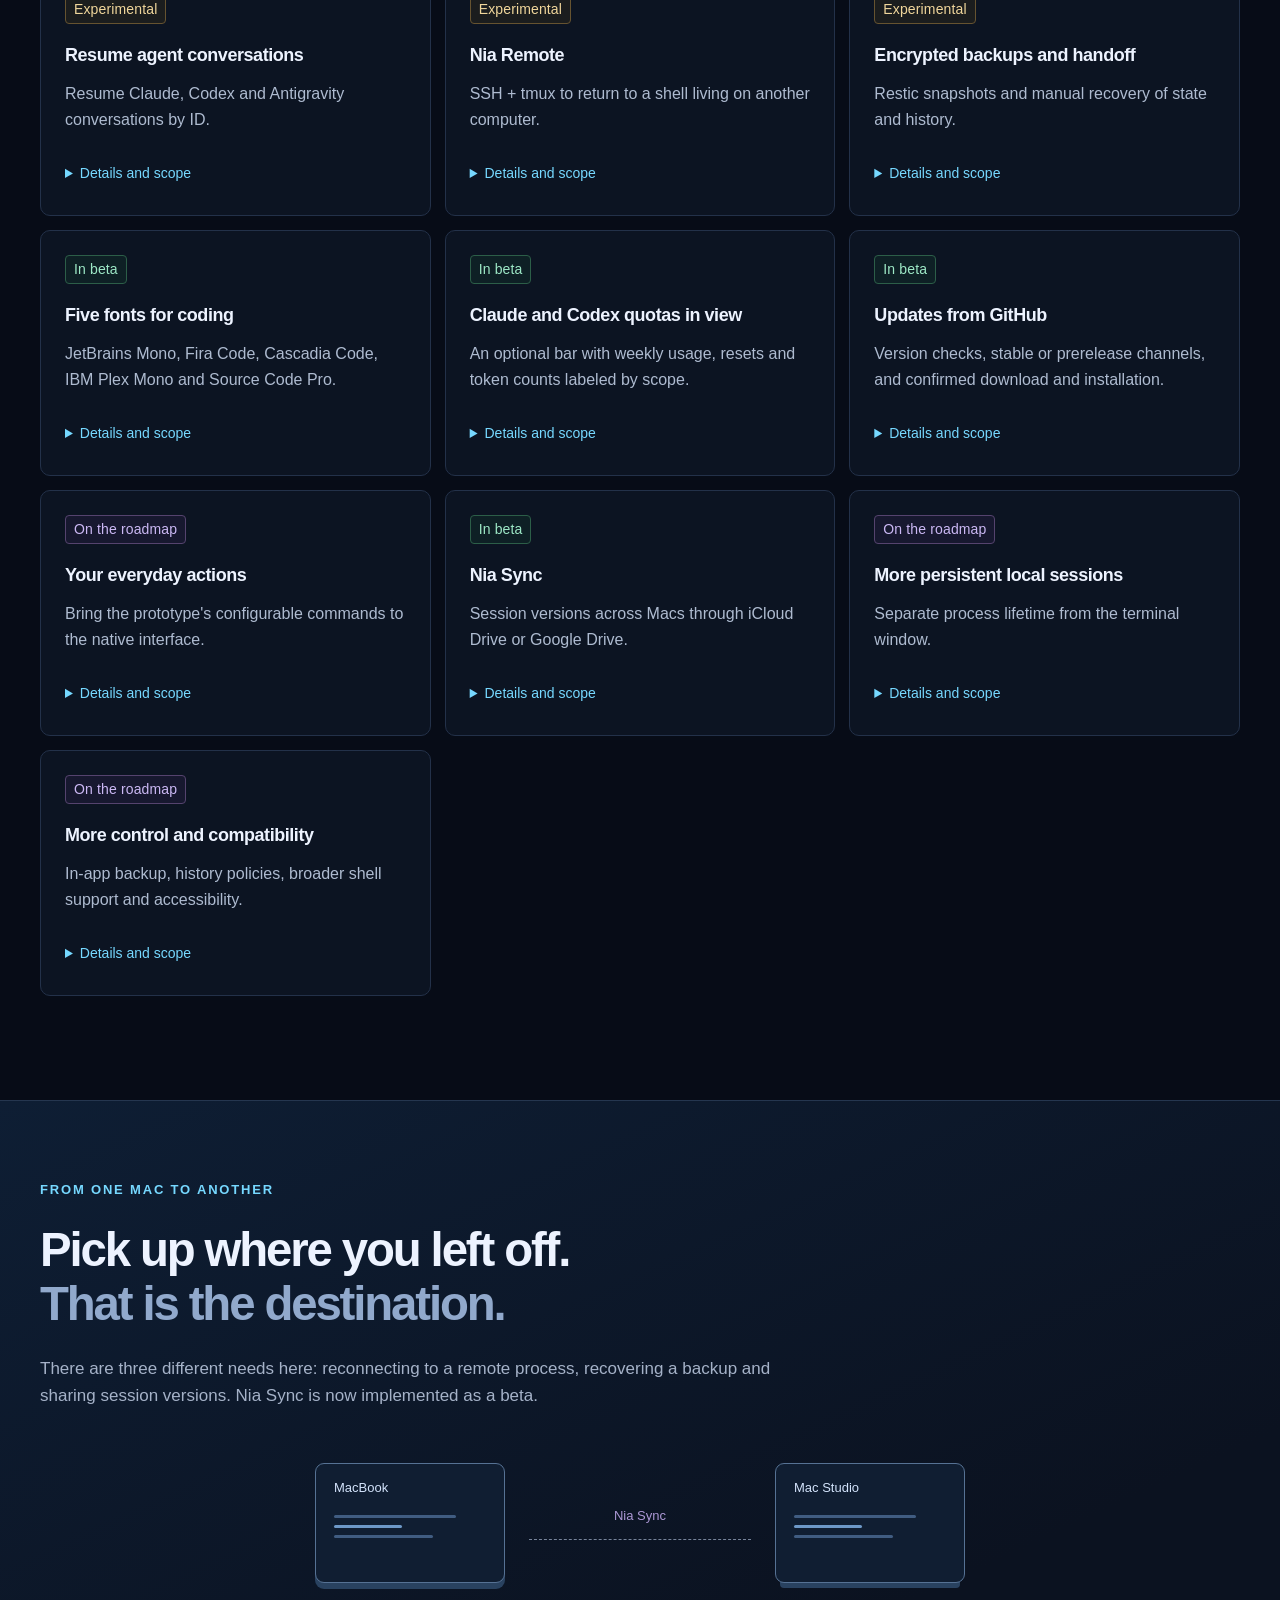
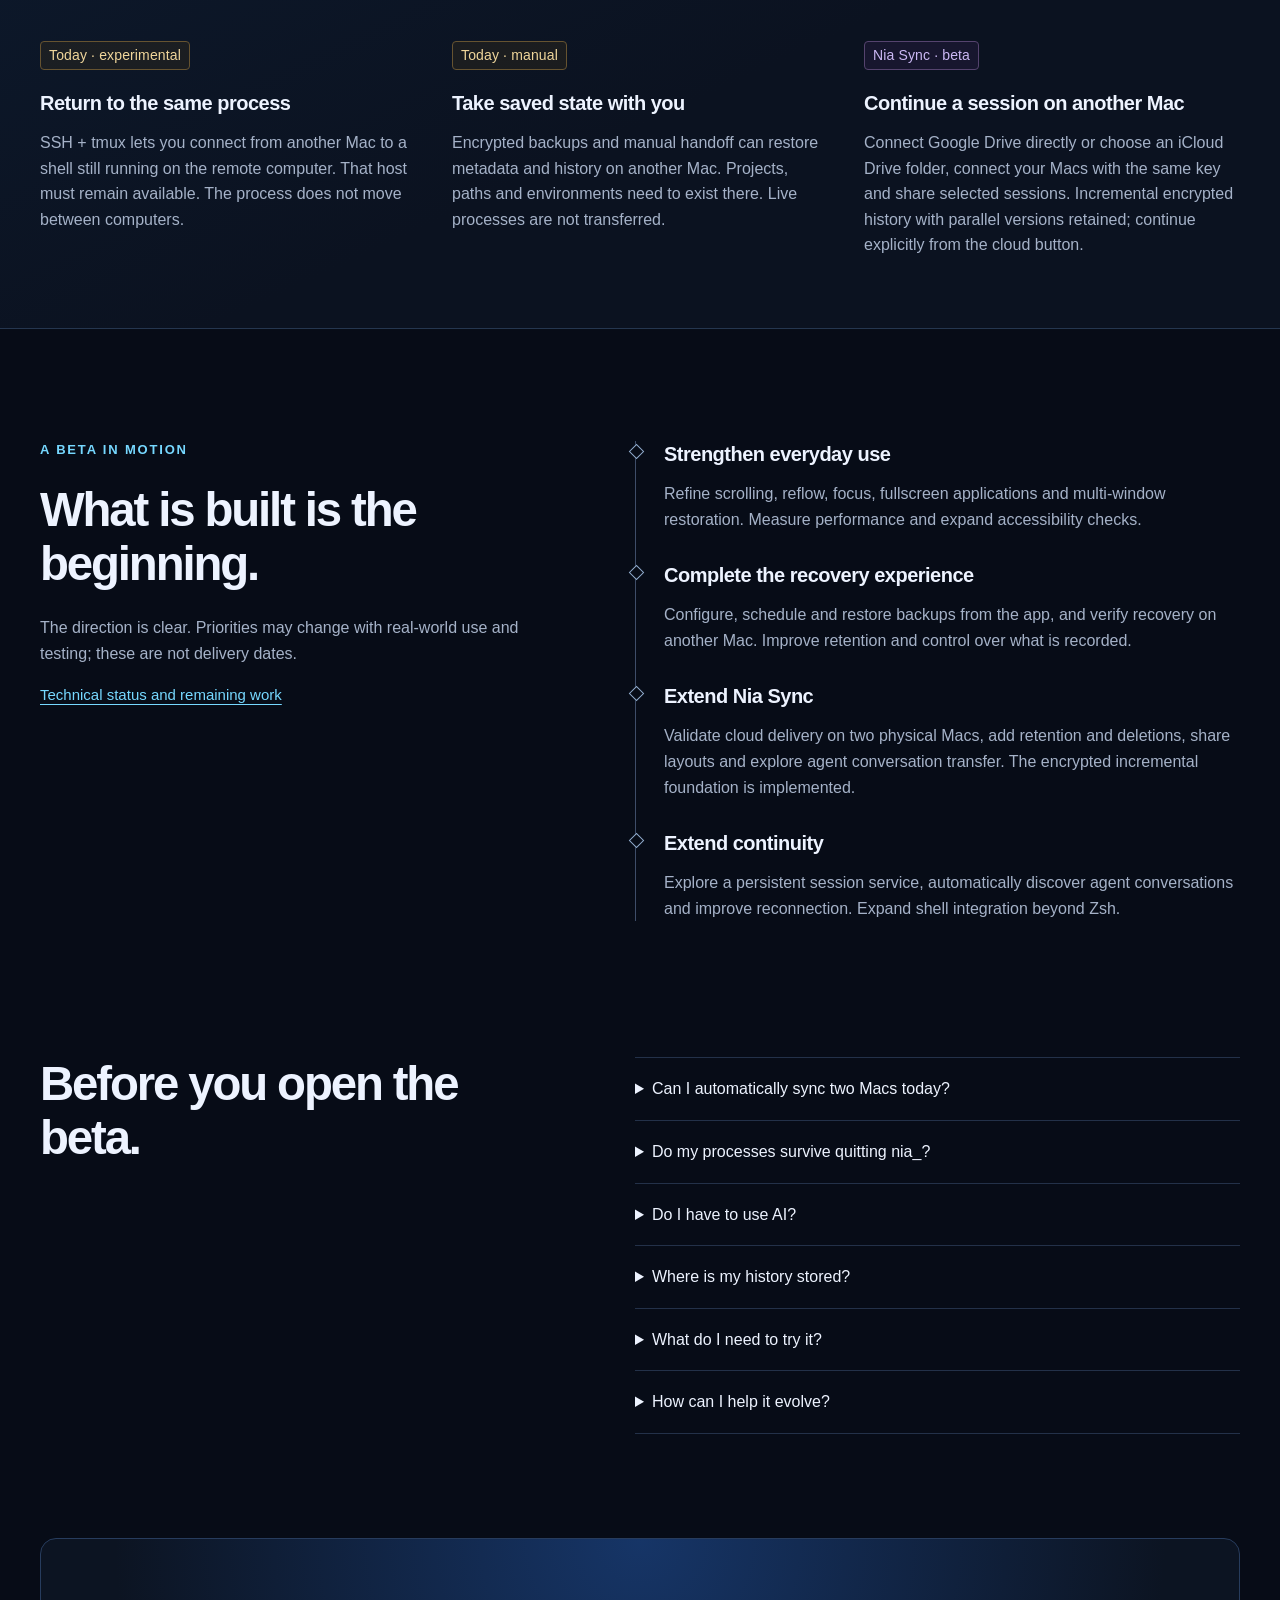
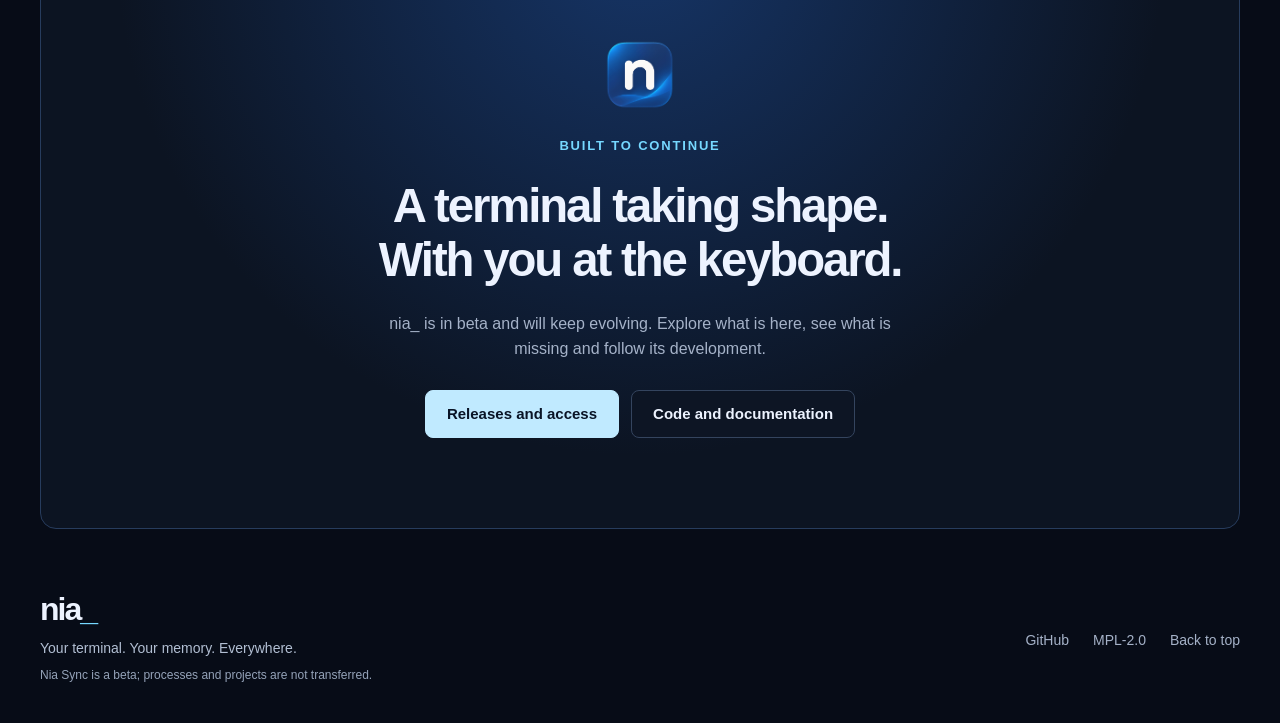
<file: docs/en/index.html>
<!doctype html>
<!-- SPDX-License-Identifier: MPL-2.0 -->
<html lang="en">
<head>
    <meta charset="utf-8">
    <meta name="viewport" content="width=device-width, initial-scale=1">
    <meta name="theme-color" content="#070c17">
    <title>nia_ — Your terminal. Your memory.</title>
    <meta name="description" content="A native macOS terminal with persistent sessions, history, optional AI and a vision for continuity across Macs. Explore the nia_ beta and its roadmap.">
    <meta property="og:type" content="website">
    <meta property="og:title" content="nia_ — Your terminal. Your memory.">
    <meta property="og:description" content="A native macOS terminal with persistent sessions, history, optional AI and a vision for continuity across Macs. Explore the nia_ beta and its roadmap.">
    <meta property="og:image" content="https://vicktor.github.io/nia_/assets/nia-icon.png">
    <meta property="og:locale" content="en_US">
    <link rel="canonical" href="https://vicktor.github.io/nia_/en/">
    <link rel="alternate" hreflang="es" href="https://vicktor.github.io/nia_/">
    <link rel="alternate" hreflang="en" href="https://vicktor.github.io/nia_/en/">
    <link rel="alternate" hreflang="x-default" href="https://vicktor.github.io/nia_/">
    <link rel="icon" href="../assets/nia-icon.png" type="image/png">
    <link rel="apple-touch-icon" href="../assets/nia-icon.png">
    <link rel="stylesheet" href="../assets/style.css">
    <script src="../assets/site.js" defer></script>
</head>
<body id="top">
    <a class="skip" href="#main">Skip to content</a>
    <header class="header wrap">
        <a class="brand" href="#top" aria-label="nia_"><img src="../assets/nia-icon.png" width="40" height="40" alt=""><span>nia<span class="underscore">_</span></span></a>
        <nav aria-label="Features"><a href="#features">Features</a><a href="#continuity">Across Macs</a><a href="#roadmap">Roadmap</a></nav>
        <a class="language" href="../" lang="es" hreflang="es">Español</a>
        <a class="nav-cta" href="#beta">Explore the beta</a>
    </header>
    <main id="main">
        <section class="hero wrap" aria-labelledby="hero-title">
            <div class="hero-copy">
                <p class="eyebrow"><span class="beta-dot" aria-hidden="true"></span>NATIVE TO MACOS · IN BETA</p>
                <h1 id="hero-title">Your terminal.<br><span>Your memory.</span></h1>
                <p class="hero-body">A place for your projects, your shells and everything between one command and the next. Built for Mac, with a memory of what you were working on.</p>
                <div class="actions"><a class="button primary" href="#features">Discover nia_</a><a class="button secondary" href="https://github.com/vicktor/nia_/releases">View releases on GitHub</a></div>
                <p class="meta">macOS 14+ · SwiftUI + Metal + Rust · MPL-2.0</p>
            </div>
            <div class="hero-mark" aria-hidden="true"><div class="orbit orbit-one"></div><div class="orbit orbit-two"></div><img src="../assets/nia-icon.png" alt="" width="300" height="300"><span class="mark-caption">nia<span>_</span></span></div>
        </section>

        <figure class="product wrap" aria-label="A look at your next workspace">
            <div class="product-frame">
                <div class="window-chrome"><span class="traffic" aria-hidden="true"><i></i><i></i><i></i></span><span>nia_ <span class="dim">/ my-project</span></span><span class="chrome-right">⌘ N</span></div>
                <div class="product-content">
                    <div class="demo-sidebar"><span class="small-label">SESSIONS</span><div class="demo-session active"><i class="session-blue"></i>my-project</div><div class="demo-session"><i class="session-green"></i>documentation</div><div class="demo-session"><i class="session-purple"></i>studio · remote</div><div class="sidebar-bottom">＋ <span>nia_</span></div></div>
                    <div class="demo-terminal"><p><span class="prompt">~/projects/my-project</span> <span class="dim">main</span></p><p><span class="prompt">❯</span> git status --short</p><p class="terminal-result"> <span class="green">M</span> src/app.swift<br> <span class="green">M</span> README.md</p><p><span class="prompt">❯</span> git diff --stat</p><p class="dim"> src/app.swift | 18 ++++++++++<br> README.md&nbsp;&nbsp;&nbsp;&nbsp; | &nbsp;4 ++<br> 2 files changed, 12 insertions(+)</p><p class="terminal-note"># Changes ready. Context close by.</p><p><span class="prompt">❯</span> <span class="cursor" aria-hidden="true"></span></p></div>
                    <aside class="demo-timeline"><span class="small-label">COMMAND HISTORY</span><div class="timeline-command"><span class="green">✓</span><code>git diff --stat</code><small>0.03 s</small></div><div class="timeline-command"><span class="green">✓</span><code>git status --short</code><small>2 min ago</small></div><div class="demo-output">View output</div><p>Named sessions. Independent histories.</p></aside>
                </div>
            </div>
            <figcaption>Illustrative view with sample data. The interface may change during the beta.</figcaption>
        </figure>

        <section class="intro wrap section" aria-labelledby="intro-title"><div><p class="eyebrow">LESS STARTING OVER</p><h2 id="intro-title">Open your work.<br>Not just another window.</h2></div><p class="intro-text">Every project has its own rhythm. nia_ brings terminal, history and context together so you can find your bearings when you return. Nia Sync starts taking that state to other Macs through encrypted versions.</p></section>
        <section class="pillars wrap" aria-label="Features">
            <article><div class="line-icon" aria-hidden="true">▥</div><h3>A workspace of your own.</h3><p>Named, color-coded sessions, split panes and multiple windows. Every shell keeps its own history.</p></article>
            <article><div class="line-icon" aria-hidden="true">⌘</div><h3>What happened stays with you.</h3><p>Output saved to disk, a command timeline and restored session context. Find, copy and insert without running a command again.</p></article>
            <article><div class="line-icon" aria-hidden="true">?</div><h3>AI when you need it.</h3><p>Ask for a command in natural language. Choose a local model or an external provider and review the suggestion before using it.</p></article>
        </section>

        <section class="catalog wrap section" id="features" aria-labelledby="features-title"><p class="eyebrow">EXPLORE NIA_</p><h2 id="features-title">Everything that belongs to the idea.</h2><p class="section-lead">Built features, experimental capabilities and next steps, with their status in view. This page describes the development line; an older release may not include every addition.</p>
            <div class="filters" role="group" aria-label="Features" hidden><button type="button" data-filter="all" aria-pressed="true">All</button><button type="button" data-filter="beta" aria-pressed="false">In beta</button><button type="button" data-filter="experimental" aria-pressed="false">Experimental</button><button type="button" data-filter="development" aria-pressed="false">New · development</button><button type="button" data-filter="planned" aria-pressed="false">On the roadmap</button></div>
            <p class="feature-count" aria-live="polite" data-suffix="features" hidden></p>
            <div class="feature-grid"><article class="feature" id="feature-native" data-status="beta"><p class="badge beta">In beta</p><h3>A real terminal, built for Mac</h3><p>SwiftUI and AppKit interface, Metal rendering and a Rust terminal core.</p><details><summary>Details and scope</summary><p>macOS 14+. ANSI colors, 256-color and truecolor capabilities, Unicode and an adaptive grid. Some TUIs, emoji and reflow cases still need full validation.</p></details></article>
<article class="feature" id="feature-sessions" data-status="beta"><p class="badge beta">In beta</p><h3>Sessions with an identity</h3><p>Editable names, colors, search, drag ordering and independent history.</p><details><summary>Details and scope</summary><p>Stable identifiers, saved sessions and ⌘1–⌘9 shortcuts. Renaming does not change a session&#x27;s identity or history.</p></details></article>
<article class="feature" id="feature-windows" data-status="experimental"><p class="badge experimental">Experimental</p><h3>Split panes and multiple windows</h3><p>Two terminals side by side or stacked, plus independent windows with ⌘N.</p><details><summary>Details and scope</summary><p>Each window remembers its layout. Within one process, a session is edited in one window to avoid conflicting resizes. Coordination across independent processes and complete window restoration remain incomplete.</p></details></article>
<article class="feature" id="feature-restore" data-status="beta"><p class="badge beta">In beta</p><h3>Return to your context</h3><p>Restore sessions, directory, history and a Python environment that is still installed.</p><details><summary>Details and scope</summary><p>Directory and venv capture uses Zsh hooks. The shell is recreated; terminated local processes are not restored and missing environments are not installed.</p></details></article>
<article class="feature" id="feature-history" data-status="beta"><p class="badge beta">In beta</p><h3>Memory on disk</h3><p>Persistent ANSI output, configurable scrollback and an indexed history.</p><details><summary>Details and scope</summary><p>Scrolling preserves colors and rows up to the configured 1,000–100,000-line limit. Full output remains on disk; the text index cannot reconstruct a TUI pixel for pixel. Large logs can slow session opening.</p></details></article>
<article class="feature" id="feature-timeline" data-status="beta"><p class="badge beta">In beta</p><h3>Command timeline</h3><p>Search commands, inspect duration and exit status, and return to their output.</p><details><summary>Details and scope</summary><p>Local Zsh captures directory, time, exit status and repetition count. Browse the latest 200 commands; copying or inserting does not execute them. Older commands without anchors cannot jump to their output.</p></details></article>
<article class="feature" id="feature-input" data-status="beta"><p class="badge beta">In beta</p><h3>Small gestures, less friction</h3><p>Copy on selection, word, line or rectangular selection, and paths from Finder.</p><details><summary>Details and scope</summary><p>⌘C/⌘V, dropped files with shell-escaped paths and double Escape to clear a line with Emacs-style bindings. The native copy confirmation belongs to the new development line.</p></details></article>
<article class="feature" id="feature-links" data-status="beta"><p class="badge beta">In beta</p><h3>Links and quick insert</h3><p>Open URLs with ⌘click and insert identifiers or passwords from the context menu.</p><details><summary>Details and scope</summary><p>HTTP/HTTPS links, copy link, UUID and password generators, plus legacy identifiers. Inserting text never sends Return. Some wrapped links are not recognized yet.</p></details></article>
<article class="feature" id="feature-exit" data-status="beta"><p class="badge beta">In beta</p><h3>Close a session deliberately</h3><p>Optional confirmation before closing a session with exit or logout.</p><details><summary>Details and scope</summary><p>Intercepts those exact commands at the local Zsh prompt. Cancel keeps the shell running; confirming preserves its history. It does not cover other shells, SSH or internal program exit commands.</p></details></article>
<article class="feature" id="feature-appearance" data-status="beta"><p class="badge beta">In beta</p><h3>An app that fits you</h3><p>Light, dark or system appearance, with configurable font size and cursor.</p><details><summary>Details and scope</summary><p>Interface and settings in English and Spanish. Terminal opacity is experimental. Appearance changes do not alter sessions.</p></details></article>
<article class="feature" id="feature-ai" data-status="beta"><p class="badge beta">In beta</p><h3>From natural language to a command</h3><p>Type ? in local Zsh to receive an editable command suggestion.</p><details><summary>Details and scope</summary><p>Review and insert it. Optional automatic execution is restricted by a pattern validator, not a sandbox. The ? integration is not available in Bash, Fish or remote SSH.</p></details></article>
<article class="feature" id="feature-models" data-status="beta"><p class="badge beta">In beta</p><h3>Choose where AI runs</h3><p>Optional internal model, local servers and external providers.</p><details><summary>Details and scope</summary><p>On-demand GGUF with llama.cpp; compatible endpoints such as Ollama, vLLM or LM Studio; OpenAI, Anthropic, Gemini and OpenRouter. Provider keys use Keychain. The internal model requires an additional download.</p></details></article>
<article class="feature" id="feature-agents" data-status="experimental"><p class="badge experimental">Experimental</p><h3>Resume agent conversations</h3><p>Resume Claude, Codex and Antigravity conversations by ID.</p><details><summary>Details and scope</summary><p>Antigravity resumes with agy --conversation=ID; Gemini CLI commands remain supported. Requires an ID in the original command, the CLI and conversation data on the Mac. Automatic discovery of IDs from conversations started without resume is still pending.</p></details></article>
<article class="feature" id="feature-remote" data-status="experimental"><p class="badge experimental">Experimental</p><h3>Nia Remote</h3><p>SSH + tmux to return to a shell living on another computer.</p><details><summary>Details and scope</summary><p>Uses your SSH configuration and verifies the host identity. The tmux session remains on the host while it stays running. Includes manual reconnection; it does not synchronize the workspace.</p></details></article>
<article class="feature" id="feature-backup" data-status="experimental"><p class="badge experimental">Experimental</p><h3>Encrypted backups and handoff</h3><p>Restic snapshots and manual recovery of state and history.</p><details><summary>Details and scope</summary><p>nia-backup and nia-handoff tools support local, SFTP or S3 repositories. Native UI configuration and execution, scheduling and guided restoration remain pending.</p></details></article>
<article class="feature" id="feature-fonts" data-status="beta"><p class="badge beta">In beta</p><h3>Five fonts for coding</h3><p>JetBrains Mono, Fira Code, Cascadia Code, IBM Plex Mono and Source Code Pro.</p><details><summary>Details and scope</summary><p>Optional licensed, verified downloads registered only for nia_. Select without restarting. The cell renderer does not enable multi-character ligatures. Implemented in the development build.</p></details></article>
<article class="feature" id="feature-usage" data-status="beta"><p class="badge beta">In beta</p><h3>Claude and Codex quotas in view</h3><p>An optional bar with weekly usage, resets and token counts labeled by scope.</p><details><summary>Details and scope</summary><p>Claude and Codex query their local CLIs every five minutes, without sending model messages. Claude separates overall quota from model-specific limits; its session-token adapter is optional. Requires a recent CLI and an active login. Unavailable quota is not displayed as zero.</p></details></article>
<article class="feature" id="feature-updates" data-status="beta"><p class="badge beta">In beta</p><h3>Updates from GitHub</h3><p>Version checks, stable or prerelease channels, and confirmed download and installation.</p><details><summary>Details and scope</summary><p>Checks integrity and compatibility before replacing the app. Uses the gh session if the repository needs private access. Distribution remains in beta, without Apple notarization.</p></details></article>
<article class="feature" id="feature-actions" data-status="planned"><p class="badge planned">On the roadmap</p><h3>Your everyday actions</h3><p>Bring the prototype&#x27;s configurable commands to the native interface.</p><details><summary>Details and scope</summary><p>An actions.toml format and historical code exist. Native SwiftUI integration, session targeting and confirmation remain pending. It is not currently available as a native app feature.</p></details></article>
<article class="feature" id="feature-sync" data-status="beta"><p class="badge beta">In beta</p><h3>Nia Sync</h3><p>Session versions across Macs through iCloud Drive or Google Drive.</p><details><summary>Details and scope</summary><p>Beta: direct Google Drive with browser authorization or an iCloud folder, Keychain keys, explicit selection, incremental encrypted blocks, concurrent versions and a continue button. Open sessions are preserved. Processes, projects, internal agent conversations, layouts and deletions are excluded. Physical two-Mac validation is pending.</p></details></article>
<article class="feature" id="feature-persistent" data-status="planned"><p class="badge planned">On the roadmap</p><h3>More persistent local sessions</h3><p>Separate process lifetime from the terminal window.</p><details><summary>Details and scope</summary><p>Requires a resident PTY service and reconnection protocol. Not implemented. It does not promise to migrate process memory or restore it after rebooting the host.</p></details></article>
<article class="feature" id="feature-polish" data-status="planned"><p class="badge planned">On the roadmap</p><h3>More control and compatibility</h3><p>In-app backup, history policies, broader shell support and accessibility.</p><details><summary>Details and scope</summary><p>Also pending: automatic agent discovery, cross-Mac recovery tests, cross-process coordination, notarization and broader terminal validation. No committed delivery dates.</p></details></article></div>
        </section>

        <section class="continuity section" id="continuity" aria-labelledby="continuity-title"><div class="wrap">
            <p class="eyebrow">FROM ONE MAC TO ANOTHER</p><h2 id="continuity-title">Pick up where you left off.<br><span>That is the destination.</span></h2><p class="section-lead">There are three different needs here: reconnecting to a remote process, recovering a backup and sharing session versions. Nia Sync is now implemented as a beta.</p>
            <div class="connection" aria-hidden="true"><div class="computer"><span>MacBook</span><div class="screen-lines"><i></i><i></i><i></i></div></div><div class="connection-line"><span>Nia Sync</span><i></i></div><div class="computer desktop"><span>Mac Studio</span><div class="screen-lines"><i></i><i></i><i></i></div></div></div>
            <div class="continuity-grid"><article><p class="badge experimental">Today · experimental</p><h3>Return to the same process</h3><p>SSH + tmux lets you connect from another Mac to a shell still running on the remote computer. That host must remain available. The process does not move between computers.</p></article><article><p class="badge experimental">Today · manual</p><h3>Take saved state with you</h3><p>Encrypted backups and manual handoff can restore metadata and history on another Mac. Projects, paths and environments need to exist there. Live processes are not transferred.</p></article><article><p class="badge planned">Nia Sync · beta</p><h3>Continue a session on another Mac</h3><p>Connect Google Drive directly or choose an iCloud Drive folder, connect your Macs with the same key and share selected sessions. Incremental encrypted history with parallel versions retained; continue explicitly from the cloud button.</p></article></div>
        </div></section>

        <section class="roadmap wrap section" id="roadmap" aria-labelledby="roadmap-title"><div class="roadmap-intro"><p class="eyebrow">A BETA IN MOTION</p><h2 id="roadmap-title">What is built is the beginning.</h2><p>The direction is clear. Priorities may change with real-world use and testing; these are not delivery dates.</p><a class="text-link" href="https://github.com/vicktor/nia_/blob/main/STATUS.md">Technical status and remaining work</a></div><div class="roadmap-list"><article><h3>Strengthen everyday use</h3><p>Refine scrolling, reflow, focus, fullscreen applications and multi-window restoration. Measure performance and expand accessibility checks.</p></article><article><h3>Complete the recovery experience</h3><p>Configure, schedule and restore backups from the app, and verify recovery on another Mac. Improve retention and control over what is recorded.</p></article><article><h3>Extend Nia Sync</h3><p>Validate cloud delivery on two physical Macs, add retention and deletions, share layouts and explore agent conversation transfer. The encrypted incremental foundation is implemented.</p></article><article><h3>Extend continuity</h3><p>Explore a persistent session service, automatically discover agent conversations and improve reconnection. Expand shell integration beyond Zsh.</p></article></div></section>
        <section class="faq wrap section" aria-labelledby="faq-title"><h2 id="faq-title">Before you open the beta.</h2><div><details><summary>Can I automatically sync two Macs today?</summary><p>This beta includes Nia Sync: encrypted versions through direct Google Drive or an iCloud Drive folder, with sessions you select and a check every minute while nia_ is open. Continuing on another Mac is explicit. Processes, projects, layouts and internal agent conversation files are not transferred; real two-Mac validation remains pending.</p></details><details><summary>Do my processes survive quitting nia_?</summary><p>Local shells are recreated when the app opens: saved state returns, not process memory. A remote tmux session can remain alive on its host while that host continues to run.</p></details><details><summary>Do I have to use AI?</summary><p>No. Assistance is optional. Choose local inference or an external provider; an external provider receives the queries you send to it. A model&#x27;s suggestion can be wrong and needs review.</p></details><details><summary>Where is my history stored?</summary><p>On your Mac. If you enable Nia Sync, selected sessions are shared encrypted in your cloud folder. Restic backups are encrypted too. History can contain sensitive information; a complete retention and redaction policy is still pending.</p></details><details><summary>What do I need to try it?</summary><p>macOS 14 or later. Check available releases and their requirements. Repository and download access may be limited during this phase; development may be ahead of the latest release. Distribution is not yet notarized by Apple.</p></details><details><summary>How can I help it evolve?</summary><p>Share reproducible bugs, proposals and experiences on GitHub when you have repository access. The code uses MPL-2.0; dependencies and models have their own licenses.</p></details></div></section>
        <section class="cta wrap section" id="beta" aria-labelledby="cta-title"><img src="../assets/nia-icon.png" width="72" height="72" alt="" loading="lazy"><p class="eyebrow">BUILT TO CONTINUE</p><h2 id="cta-title">A terminal taking shape.<br>With you at the keyboard.</h2><p>nia_ is in beta and will keep evolving. Explore what is here, see what is missing and follow its development.</p><div class="actions"><a class="button primary" href="https://github.com/vicktor/nia_/releases">Releases and access</a><a class="button secondary" href="https://github.com/vicktor/nia_">Code and documentation</a></div></section>
    </main>
    <footer class="footer wrap"><div><a class="wordmark" href="#top">nia<span>_</span></a><p>Your terminal. Your memory. Everywhere.</p><small>Nia Sync is a beta; processes and projects are not transferred.</small></div><div class="footer-links"><a href="https://github.com/vicktor/nia_">GitHub</a><a href="https://github.com/vicktor/nia_/blob/main/LICENSE">MPL-2.0</a><a href="#top">Back to top</a></div></footer>
</body>
</html>
</file>
<file: docs/assets/style.css>
/* SPDX-License-Identifier: MPL-2.0 */
:root { color-scheme: dark; --bg: #070c17; --panel: #0d1524; --line: #233149; --text: #edf3ff; --muted: #a5b2c8; --cyan: #76d8ff; --blue: #86aaff; --green: #8ce0bd; font-family: -apple-system, BlinkMacSystemFont, "Segoe UI", sans-serif; font-size: 16px; }
* { box-sizing: border-box; }
html { scroll-behavior: smooth; scroll-padding-top: 28px; }
body { margin: 0; background: var(--bg); color: var(--text); line-height: 1.6; -webkit-font-smoothing: antialiased; }
a { color: inherit; text-underline-offset: .24em; }
button, summary, a { -webkit-tap-highlight-color: transparent; }
button { font: inherit; }
a:focus-visible, button:focus-visible, summary:focus-visible { outline: 3px solid var(--cyan); outline-offset: 5px; border-radius: 4px; }
img { max-width: 100%; height: auto; }
[hidden] { display: none !important; }
.wrap { width: min(1200px, calc(100% - 80px)); margin-inline: auto; }
.skip { position: absolute; top: 12px; left: 16px; z-index: 20; padding: 10px 18px; color: var(--bg); background: white; transform: translateY(-160%); }
.skip:focus { transform: translateY(0); }
.header { display: flex; align-items: center; gap: 32px; height: 100px; border-bottom: 1px solid #ffffff12; }
.brand, .wordmark { font-weight: 750; font-size: 32px; letter-spacing: -2px; text-decoration: none; line-height: 1; }
.brand { display: flex; align-items: center; gap: 10px; margin-right: auto; }
.brand img { border-radius: 10px; }
.underscore, .wordmark span { color: var(--cyan); }
.header nav { display: flex; gap: 28px; }
.header a:not(.brand) { font-size: .875rem; text-decoration: none; }
.header nav a, .language { color: var(--muted); }
.header a:hover { color: var(--cyan); }
.nav-cta { padding: 9px 16px; border: 1px solid #42516a; border-radius: 8px; }
.hero { position: relative; display: grid; grid-template-columns: 1.5fr 1fr; align-items: center; gap: 36px; padding-top: 88px; padding-bottom: 72px; }
.eyebrow { margin: 0 0 24px; font: 600 .8125rem/1.4 -apple-system, BlinkMacSystemFont, "Segoe UI", sans-serif; letter-spacing: .14em; color: var(--cyan); }
.hero .eyebrow { display: flex; align-items: center; gap: 10px; }
.beta-dot { width: 7px; height: 7px; background: var(--cyan); border-radius: 50%; }
h1, h2, h3, p { margin-top: 0; }
h1 { font-size: clamp(3.5rem, 6.6vw, 6.25rem); font-weight: 640; line-height: 1.04; letter-spacing: -.065em; margin-bottom: 28px; }
h1 span { color: var(--blue); }
.hero-body { max-width: 580px; font-size: 1.1875rem; line-height: 1.65; color: var(--muted); margin-bottom: 30px; }
.actions { display: flex; align-items: center; flex-wrap: wrap; gap: 12px; }
.button { display: inline-flex; justify-content: center; align-items: center; min-height: 48px; padding: 11px 21px; border-radius: 8px; font-size: .9375rem; font-weight: 600; text-decoration: none; transition: background .15s, border-color .15s; }
.primary { background: #c0eaff; color: #091426; border: 1px solid #c0eaff; }
.primary:hover { background: #e3f6ff; border-color: #e3f6ff; }
.secondary { border: 1px solid #34445e; color: var(--text); background: #0d1524; }
.secondary:hover { background: #172339; border-color: #5a7094; }
.meta { font-size: .8125rem; color: var(--muted); margin: 20px 0 0; }
.hero-mark { position: relative; display: flex; flex-direction: column; align-items: center; justify-content: center; aspect-ratio: 1; isolation: isolate; }
.hero-mark::before { content: ""; position: absolute; z-index: -1; inset: 3%; background: radial-gradient(ellipse, #1258d440, transparent 68%); }
.hero-mark img { mix-blend-mode: screen; width: 64%; filter: drop-shadow(0 25px 42px #0007); }
.mark-caption { position: absolute; bottom: -3%; font-size: 2.5rem; font-weight: 680; letter-spacing: -.06em; }.mark-caption span { color: var(--cyan); }
.orbit { position: absolute; z-index: -1; border: 1px solid #31527b40; border-radius: 50%; width: 97%; height: 97%; transform: rotate(-28deg) scaleY(.65); }
.orbit-two { transform: rotate(45deg) scaleY(.82); width: 86%; height: 86%; border-color: #31527b2b; }
.product { margin-top: 0; margin-bottom: 0; }
.product-frame { border: 1px solid #34425b; border-radius: 13px; overflow: hidden; box-shadow: 0 28px 80px #0004, 0 0 90px #10408912; background: #0d1422; }
.window-chrome { height: 48px; background: #172133; border-bottom: 1px solid #2b3548; display: flex; align-items: center; gap: 30px; font-size: .875rem; padding-inline: 18px; }
.traffic { display: flex; gap: 7px; }.traffic i { width: 10px; height: 10px; border-radius: 50%; background: #e68488; }.traffic i:nth-child(2) { background: #dfb96c; }.traffic i:nth-child(3) { background: #79bf95; }
.chrome-right { margin-left: auto; color: #94a2b7; }
.product-content { display: grid; grid-template-columns: 200px minmax(0, 1fr) 255px; min-height: 342px; }
.demo-sidebar { background: #111b2d; padding: 24px 12px; display: flex; flex-direction: column; font-size: .875rem; border-right: 1px solid #253147; }
.small-label { font-size: .75rem; letter-spacing: .09em; color: #a0acc0; font-weight: 600; }
.demo-sidebar .small-label { padding-left: 12px; margin-bottom: 16px; }
.demo-session { display: flex; align-items: center; gap: 10px; padding: 9px 12px; color: #a9b7ce; border-radius: 6px; white-space: nowrap; }
.demo-session.active { background: #223451; color: white; }
.demo-session i { width: 7px; height: 7px; border-radius: 2px; flex-shrink: 0; }
.session-blue { background: var(--blue); }.session-green { background: var(--green); }.session-purple { background: #bc9fff; }
.sidebar-bottom { margin-top: auto; color: #a0acc0; padding: 24px 12px 0; }.sidebar-bottom span { margin-left: 8px; }
.demo-terminal { padding: 25px 28px; font: .875rem/1.65 ui-monospace, "SFMono-Regular", Menlo, Consolas, monospace; overflow: hidden; }
.demo-terminal p { margin-bottom: 10px; white-space: nowrap; }
.prompt { color: #8bbaff; }.dim { color: #9aa9be; }.green { color: var(--green); }.terminal-result { padding-left: 10px; }.terminal-note { color: #8d9caf; font-size: .8125rem; }
.cursor { display: inline-block; height: 16px; width: 7px; background: var(--cyan); vertical-align: middle; }
.demo-timeline { border-left: 1px solid #253147; padding: 25px 20px; background: #10192a; }
.timeline-command { display: grid; grid-template-columns: 14px 1fr; gap: 4px 5px; font-size: .8125rem; padding: 18px 0; border-bottom: 1px solid #ffffff0b; }.timeline-command small { grid-column: 2; color: #98a8bf; font-size: .75rem; }
.demo-output { font-size: .8125rem; color: var(--cyan); padding-block: 15px; }.demo-timeline p { color: #98a8bf; font-size: .8125rem; }
figcaption { text-align: center; font-size: .75rem; color: #97a5bc; margin-top: 18px; }
.section { padding-top: 112px; padding-bottom: 24px; }
h2 { font-size: clamp(2rem, 3.7vw, 3.25rem); line-height: 1.14; font-weight: 610; letter-spacing: -.045em; margin-bottom: 24px; }
h3 { font-size: 1.25rem; font-weight: 600; letter-spacing: -.025em; line-height: 1.3; margin-bottom: 14px; }
.intro { display: grid; grid-template-columns: 1.1fr 1fr; gap: 80px; align-items: center; }.intro-text { font-size: 1.125rem; color: var(--muted); }
.pillars { display: grid; grid-template-columns: repeat(3, 1fr); gap: 38px; padding-top: 28px; padding-bottom: 0; }
.pillars article { border-top: 1px solid var(--line); padding-top: 24px; }.pillars p { color: var(--muted); font-size: 1rem; }
.line-icon { color: var(--cyan); font: 26px/1.2 ui-monospace, monospace; height: 52px; }
.section-lead { font-size: 1.0625rem; color: var(--muted); max-width: 740px; margin-bottom: 32px; }
.filters { display: flex; gap: 8px; flex-wrap: wrap; margin: 38px 0 10px; }
.filters button { border: 1px solid #34415a; color: #becade; background: transparent; padding: 8px 14px; border-radius: 6px; font-size: .875rem; cursor: pointer; }
.filters button[aria-pressed="true"] { color: #081423; background: var(--cyan); border-color: var(--cyan); }
.filters button:hover:not([aria-pressed="true"]) { background: #172338; }
.feature-count { color: #a5b2c8; font-size: .8125rem; margin: 12px 0 22px; }
.feature-grid { display: grid; grid-template-columns: repeat(3, minmax(0, 1fr)); gap: 14px; }
.feature { border: 1px solid var(--line); background: #0c1422; border-radius: 10px; padding: 24px; display: flex; flex-direction: column; }
.badge { width: fit-content; font-size: .875rem; line-height: 1.5; padding: 3px 8px; border-radius: 4px; border: 1px solid; margin-bottom: 20px; letter-spacing: .01em; }
.badge.beta { color: #9de8c6; background: #163c2d50; border-color: #2c5e48; }.badge.experimental { color: #f0d69b; background: #3d321950; border-color: #665330; }.badge.development { color: #a6c6ff; background: #17386c50; border-color: #345780; }.badge.planned { color: #cbb8f4; background: #32204f50; border-color: #55436e; }
.feature h3 { font-size: 1.125rem; }.feature > p:not(.badge) { color: #aebbd0; margin-bottom: 24px; }
.feature details { margin-top: auto; }.feature summary { font-size: .875rem; color: var(--cyan); cursor: pointer; width: fit-content; padding: 6px 0; }.feature details p { font-size: .875rem; color: #b7c4d8; margin: 12px 0 0; }
.continuity { margin-top: 80px; padding-top: 80px; padding-bottom: 70px; background: linear-gradient(155deg, #0e1e34, #0b1220 65%); border-block: 1px solid #25364f; }.continuity h2 span { color: #91a9cc; }
.connection { display: flex; max-width: 650px; margin: 54px auto 58px; align-items: center; gap: 24px; }.computer { border: 1px solid #567294; border-radius: 9px; width: 190px; height: 120px; padding: 14px 18px; color: #d3e3fb; font-size: .8125rem; background: #101e32; box-shadow: 0 6px 0 #294260; }.computer.desktop { box-shadow: 0 10px 0 -5px #294260; }.screen-lines { padding-top: 16px; }.screen-lines i { display: block; background: #405c81; height: 3px; border-radius: 3px; width: 80%; margin-bottom: 7px; }.screen-lines i:nth-child(2) { width: 45%; background: #6d98c7; }.screen-lines i:nth-child(3) { width: 65%; }.connection-line { flex: 1; color: #ac98d5; font-size: .8125rem; text-align: center; }.connection-line i { display: block; border-bottom: 1px dashed #77849b; margin-top: 12px; }
.continuity-grid { display: grid; grid-template-columns: repeat(3, 1fr); gap: 36px; }.continuity-grid article p:last-child { color: var(--muted); margin-bottom: 0; }
.roadmap { display: grid; grid-template-columns: .9fr 1.1fr; gap: 100px; }.roadmap-intro > p:not(.eyebrow) { color: var(--muted); }.text-link { color: var(--cyan); font-size: .9375rem; }
.roadmap-list article { padding: 0 0 30px 28px; border-left: 1px solid #3e4d68; position: relative; }.roadmap-list article::before { content: ""; width: 9px; height: 9px; position: absolute; left: -5px; top: 5px; border: 1px solid #8faacb; background: var(--bg); transform: rotate(45deg); }.roadmap-list article:last-child { padding-bottom: 0; }.roadmap-list p { color: var(--muted); margin-bottom: 0; }
.faq { display: grid; grid-template-columns: .9fr 1.1fr; gap: 100px; }.faq details { border-top: 1px solid var(--line); padding: 18px 0; }.faq details:last-child { border-bottom: 1px solid var(--line); }.faq summary { cursor: pointer; font-size: 1rem; padding-right: 10px; }.faq details p { color: var(--muted); margin: 14px 0 0; }
.cta { text-align: center; padding-top: 100px; padding-bottom: 90px; margin-top: 80px; border: 1px solid #273c5d; border-radius: 16px; background: radial-gradient(ellipse at 50% 0, #163567, transparent 62%), #0c1422; }.cta .eyebrow { margin-top: 18px; }.cta p:not(.eyebrow) { color: var(--muted); max-width: 580px; margin: 0 auto 28px; padding-inline: 16px; }.cta .actions { justify-content: center; }.cta h2 { padding-inline: 20px; }
.footer { display: flex; justify-content: space-between; gap: 30px; padding-block: 64px 36px; }.wordmark { display: inline-block; margin-bottom: 12px; }.footer p { margin-bottom: 2px; color: #b2bfd3; font-size: .875rem; }.footer small { color: #95a3b9; font-size: .75rem; }.footer-links { display: flex; gap: 24px; align-items: center; font-size: .875rem; }.footer-links a { text-decoration: none; color: var(--muted); }
@media (min-width: 1500px) { .hero { padding-top: 110px; padding-bottom: 90px; } }
@media (max-width: 1050px) { .header { gap: 22px; }.header nav { gap: 18px; }.hero { grid-template-columns: 1.5fr 1fr; gap: 12px; }.hero-mark img { width: 76%; }.product-content { grid-template-columns: 160px minmax(0, 1fr); }.demo-timeline { display: none; }.feature-grid { grid-template-columns: repeat(2, minmax(0, 1fr)); }.intro { gap: 40px; }.roadmap, .faq { gap: 56px; } }
@media (max-width: 760px) { .wrap { width: calc(100% - 40px); }.header { height: auto; min-height: 84px; flex-wrap: wrap; gap: 16px; padding-block: 18px; }.header nav { order: 4; width: 100%; justify-content: space-between; padding-top: 10px; border-top: 1px solid #ffffff12; }.nav-cta { display: none; }.brand { font-size: 30px; }.brand img { width: 34px; }.hero { padding-top: 54px; padding-bottom: 46px; grid-template-columns: 1fr; }.hero-mark { display: none; }h1 { font-size: clamp(3.3rem, 11vw, 5.5rem); }.hero-body { font-size: 1.0625rem; max-width: 540px; }.hero .eyebrow { font-size: .75rem; }.meta { max-width: 280px; }.button { padding-inline: 16px; }.product-content { grid-template-columns: minmax(0, 1fr); min-height: 0; }.demo-sidebar { display: none; }.demo-terminal { padding: 22px; font-size: .8125rem; }.demo-terminal .terminal-note { white-space: normal; }.window-chrome { gap: 18px; }.chrome-right { display: none; }figcaption { text-align: left; padding-inline: 2px; }.section { padding-top: 72px; }.intro { grid-template-columns: 1fr; gap: 0; }.intro-text { font-size: 1rem; }.pillars { grid-template-columns: 1fr; gap: 12px; padding-top: 0; }.pillars article { display: grid; grid-template-columns: 40px 1fr; gap: 0 12px; padding-top: 22px; }.pillars h3 { grid-column: 2; }.pillars p { grid-column: 2; }.line-icon { grid-row: 1 / 3; }.feature-grid { grid-template-columns: 1fr; }.feature { padding: 22px; }.filters { gap: 7px; }.filters button { font-size: .8125rem; padding: 8px 11px; }.continuity { margin-top: 52px; padding-block: 60px; }.continuity-grid { grid-template-columns: 1fr; gap: 32px; }.connection { gap: 14px; margin-block: 40px; }.computer { width: 36%; height: 102px; padding: 10px 12px; font-size: .75rem; }.connection-line { font-size: .75rem; }.roadmap, .faq { grid-template-columns: 1fr; gap: 28px; }.cta { margin-top: 56px; padding-top: 56px; padding-bottom: 52px; }.cta .actions { padding-inline: 20px; }.footer { flex-direction: column; padding-top: 44px; }.footer-links { flex-wrap: wrap; gap: 24px; } }
@media (prefers-reduced-motion: reduce) { html { scroll-behavior: auto; }* { transition: none !important; } }

.cta > img { mix-blend-mode: screen; }
</file>
